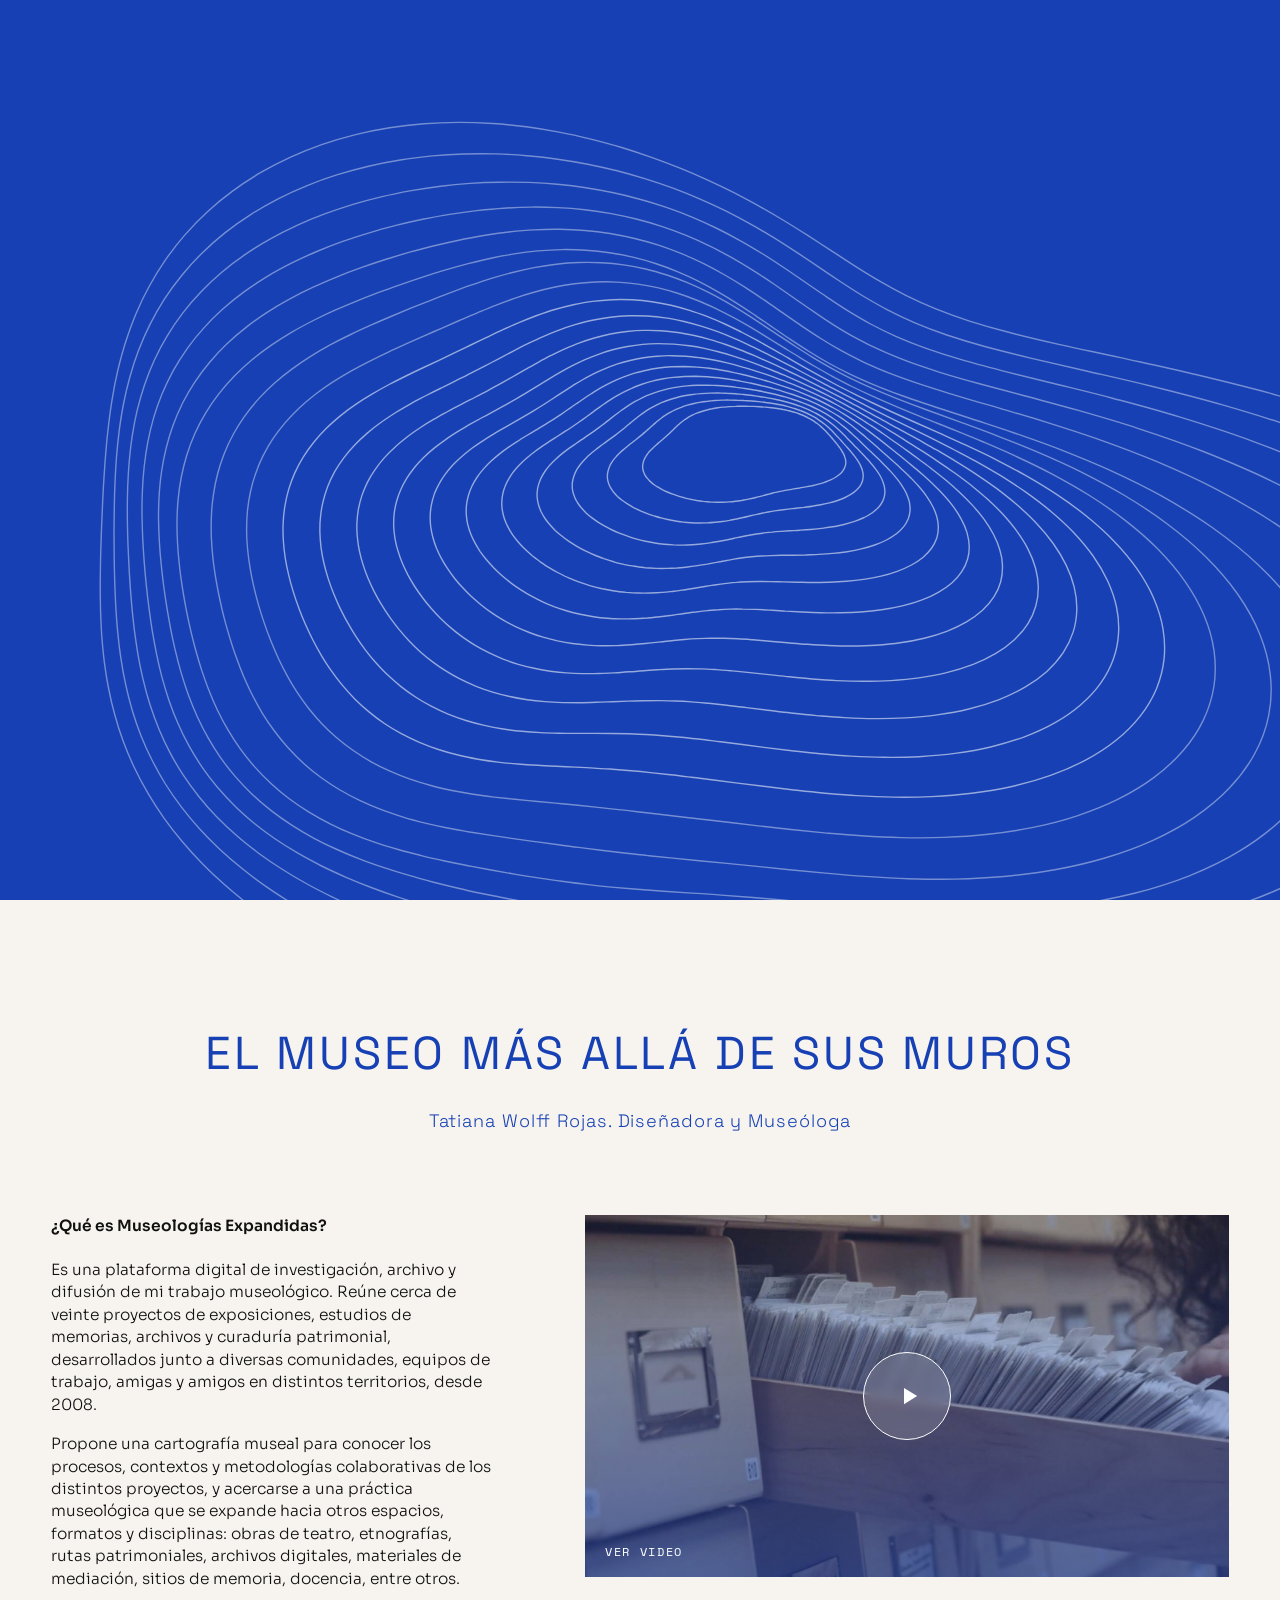
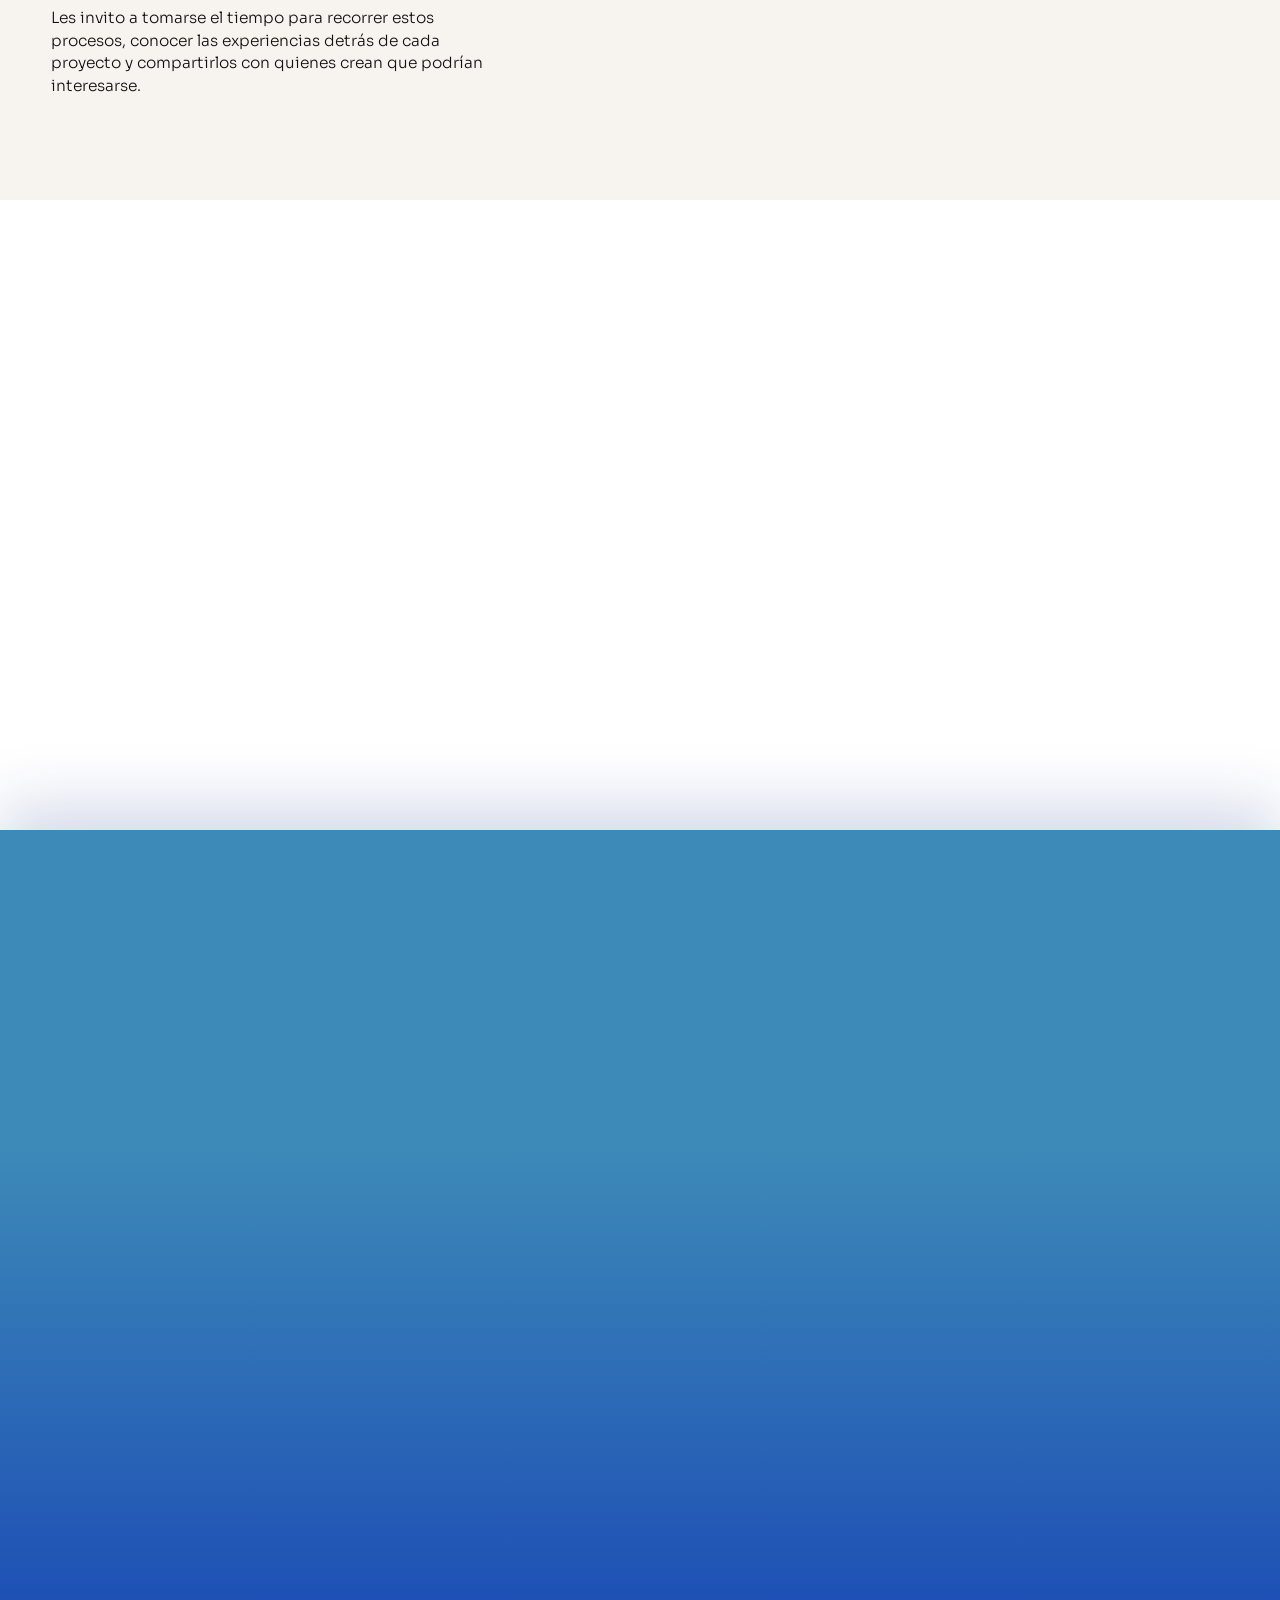
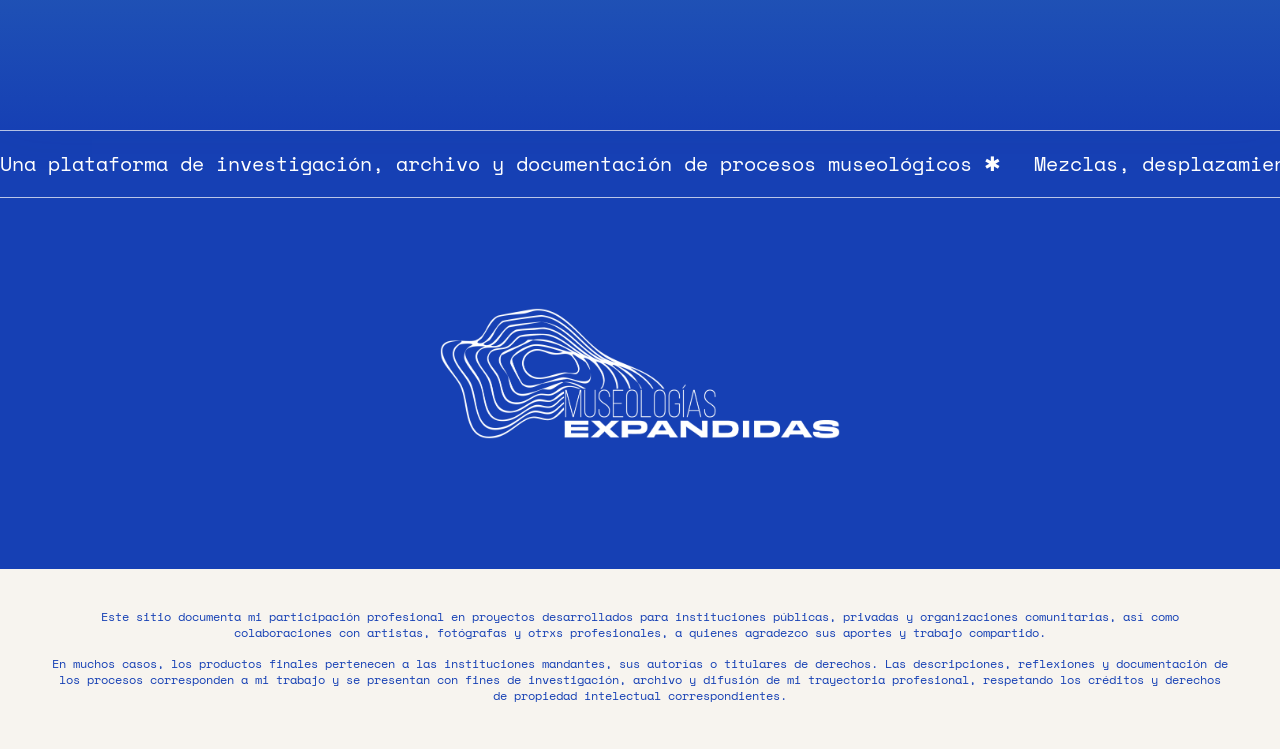
<file: index.html>
<!doctype html>
<html lang="es">
<head>
  <meta charset="utf-8">
  <meta name="viewport" content="width=device-width, initial-scale=1">
  <title>Museologías Expandidas</title>
  <meta name="description" content="Plataforma digital de investigación, archivo y difusión del trabajo museológico de Tatiana Wolff Rojas.">
  <link rel="preconnect" href="https://fonts.googleapis.com">
  <link rel="preconnect" href="https://fonts.gstatic.com" crossorigin>
  <link href="https://fonts.googleapis.com/css2?family=Archivo:wdth,wght@62..125,100..900&family=Sora:wght@300;400;600;700&family=Space+Grotesk:wght@400;500&family=Space+Mono&display=swap" rel="stylesheet">
  <link rel="stylesheet" href="css/styles.css?v=20261124c">
  <script>
    // Si la intro de la portada se va a reproducir, el header parte oculto (sin parpadeo).
    // js/hero.js lo muestra cuando entra el degradado azul.
    try {
      var verIntro = sessionStorage.getItem("me-hero-visto") !== "1" || /[?&]intro\b/.test(location.search);
      if (verIntro && !matchMedia("(prefers-reduced-motion: reduce)").matches) document.documentElement.classList.add("hero-intro");
    } catch (e) {}
  </script>
</head>
<body>

  <header class="site-header">
    <a class="logo" href="index.html">
      <img src="assets/logos/logo-letras-blanco.png" alt="Museologías Expandidas — inicio" width="1399" height="255">
    </a>
    <nav class="site-nav" aria-label="Principal">
      <a href="proyectos.html">Explorar proyectos</a>
      <a href="#contacto">Contacto</a>
    </nav>
  </header>

  <main>
    <section class="hero hero--home" aria-label="Portada" data-hero-escena data-final="completa" data-img="assets/img/hero-home.jpg">
      <a class="scroll-cue" href="#intro">
        <span class="scroll-cue__linea" aria-hidden="true"></span>
        <span class="scroll-cue__texto">Desliza para recorrer</span>
      </a>
    </section>

    <section class="intro" id="intro">
      <div class="intro__head">
        <h1 class="intro__title">EL MUSEO MÁS ALLÁ DE SUS MUROS</h1>
        <p class="intro__sub">Tatiana Wolff Rojas. Diseñadora y Museóloga</p>
      </div>
      <div class="intro__grid">
        <div class="intro__text">
          <h2>¿Qué es Museologías Expandidas?</h2>
          <p>Es una plataforma digital de investigación, archivo y difusión de mi trabajo museológico. Reúne cerca de veinte proyectos de exposiciones, estudios de memorias, archivos y curaduría patrimonial, desarrollados junto a diversas comunidades, equipos de trabajo, amigas y amigos en distintos territorios, desde 2008.</p>
          <p>Propone una cartografía museal para conocer los procesos, contextos y metodologías colaborativas de los distintos proyectos, y acercarse a una práctica museológica que se expande hacia otros espacios, formatos y disciplinas: obras de teatro, etnografías, rutas patrimoniales, archivos digitales, materiales de mediación, sitios de memoria, docencia, entre otros.</p>
          <p>Les invito a tomarse el tiempo para recorrer estos procesos, conocer las experiencias detrás de cada proyecto y compartirlos con quienes crean que podrían interesarse.</p>
        </div>
        <!-- Video de YouTube: pegar el ID del video en data-youtube (ej. "dQw4w9WgXcQ").
             La imagen de vista previa es el <img class="video__poster">. -->
        <div class="video" data-youtube="">
          <img class="video__poster" src="assets/img/hero-archivo.jpg" alt="" loading="lazy">
          <button class="video__play" type="button" aria-label="Reproducir video">
            <svg viewBox="0 0 24 24" aria-hidden="true"><path d="M8 5.5v13l10.5-6.5z"/></svg>
          </button>
          <span class="video__label">Ver video</span>
        </div>
      </div>
    </section>

    <!-- Transición tipo cortina: esta sección sube y tapa a la sección crema, que queda fija;
         al cubrir la pantalla aparecen el título y la ruleta (js/intro.js) -->
    <section class="explorar-home" aria-labelledby="explorar-titulo">
      <div class="explorar-home__escena">
        <h2 class="section-label" id="explorar-titulo"><a href="proyectos.html">Explorar proyectos</a></h2>

        <!-- Selector entre las dos propuestas de exploración al azar -->
        <div class="selector-modo" role="group" aria-label="Forma de explorar">
          <button type="button" class="selector-modo__opcion" data-modo="ruleta" aria-pressed="true">Ruleta</button>
          <button type="button" class="selector-modo__opcion" data-modo="fichero" aria-pressed="false">Fichero</button>
        </div>

        <!-- Opción 1: ruleta -->
        <div class="ruleta-zona modo" data-modo-panel="ruleta">
          <div class="ruleta" data-ruleta>
            <button class="ruleta__btn" type="button">Gira la ruleta</button>
          </div>
          <!-- botón del caso donde se detiene la ruleta (lo llena js/main.js) -->
          <div class="ruleta__ficha" aria-live="polite"></div>
        </div>

        <!-- Opción 2: fichero de archivo (lo construye js/main.js) -->
        <div class="fichero-zona modo" data-modo-panel="fichero" hidden>
          <div class="fichero" data-fichero>
            <div class="fichero__cartas"></div>
            <div class="fichero__frente" aria-hidden="true">
              <span class="fichero__etiqueta">Proyectos</span>
              <span class="fichero__manilla"></span>
            </div>
          </div>
          <p class="fichero__aviso" aria-live="polite"></p>
          <button class="fichero__btn" type="button">Sacar una ficha</button>
        </div>
      </div>
    </section>
  </main>

  <footer class="site-footer" id="contacto">
    <div class="marquee" aria-hidden="true">
      <div class="marquee__track">
        <span>Una plataforma de investigación, archivo y documentación de procesos museológicos ✱</span>
        <span>Mezclas, desplazamientos y otras formas de hacer museología ✱</span>
      </div>
    </div>
    <div class="site-footer__logo">
      <a class="logo-footer" href="index.html">
        <img src="assets/logos/logo-completo-blanco.png" alt="Museologías Expandidas — inicio" width="2025" height="664" loading="lazy">
      </a>
    </div>
    <div class="disclaimer">
      <p>Este sitio documenta mi participación profesional en proyectos desarrollados para instituciones públicas, privadas y organizaciones comunitarias, así como colaboraciones con artistas, fotógrafas y otrxs profesionales, a quienes agradezco sus aportes y trabajo compartido.</p>
      <p>En muchos casos, los productos finales pertenecen a las instituciones mandantes, sus autorías o titulares de derechos. Las descripciones, reflexiones y documentación de los procesos corresponden a mi trabajo y se presentan con fines de investigación, archivo y difusión de mi trayectoria profesional, respetando los créditos y derechos de propiedad intelectual correspondientes.</p>
    </div>
  </footer>

  <script src="js/data.js?v=20261124c"></script>
  <script src="js/main.js?v=20261124c"></script>
  <script src="js/topo.js?v=20261124c"></script>
  <script src="js/hero.js?v=20261124c"></script>
  <script src="js/intro.js?v=20261124c"></script>
</body>
</html>
</file>
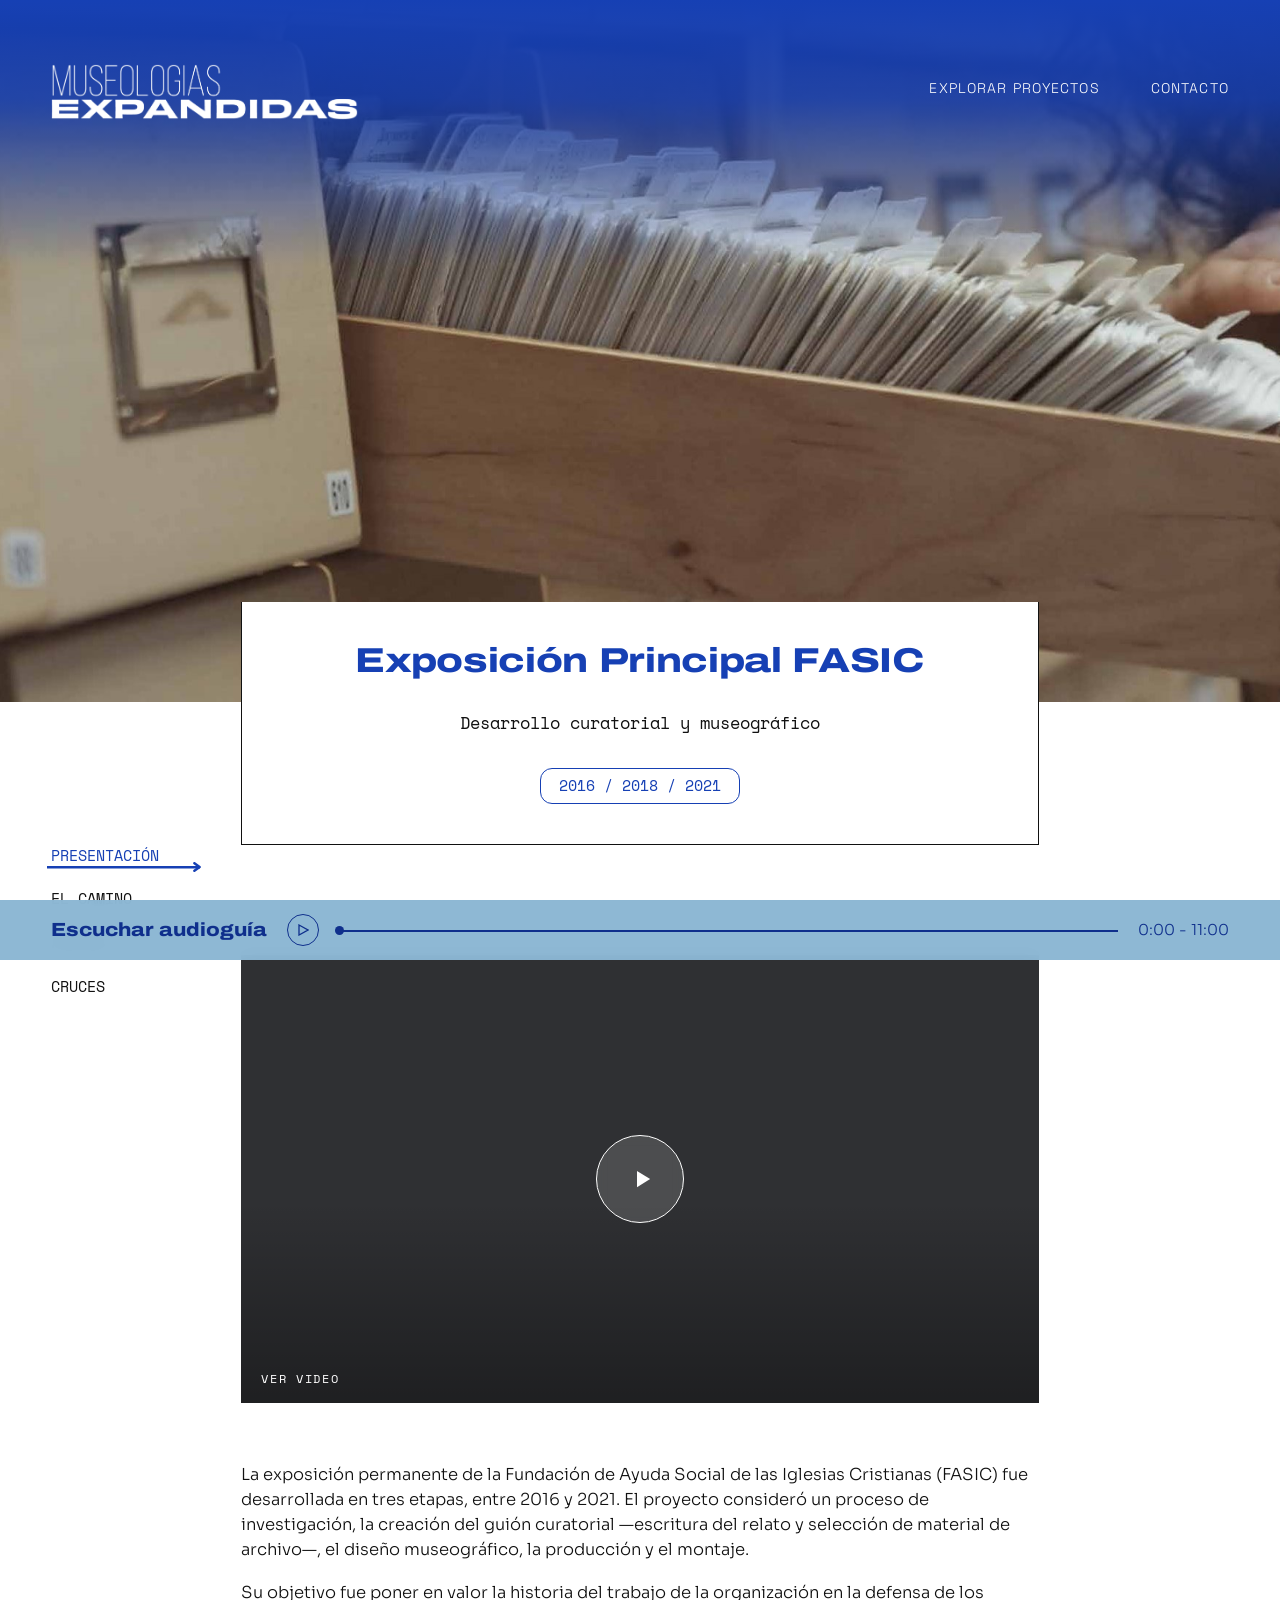
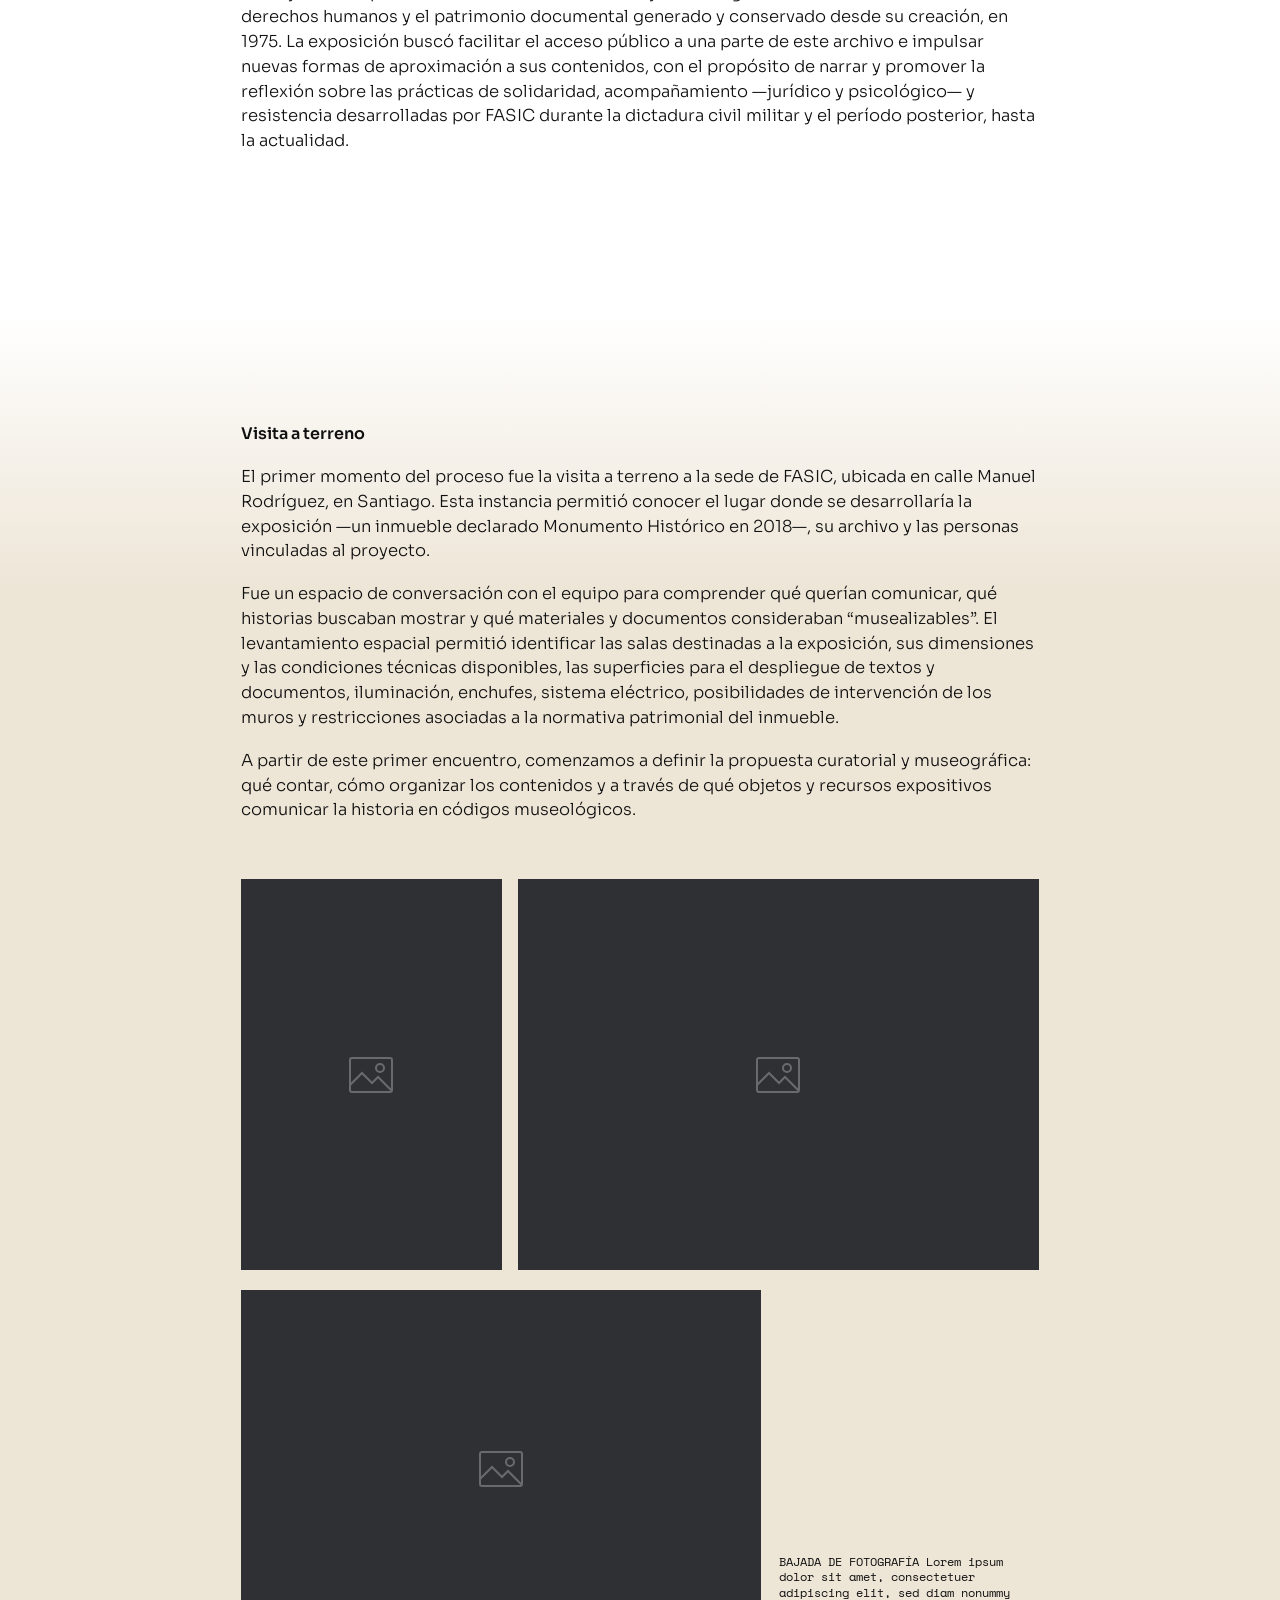
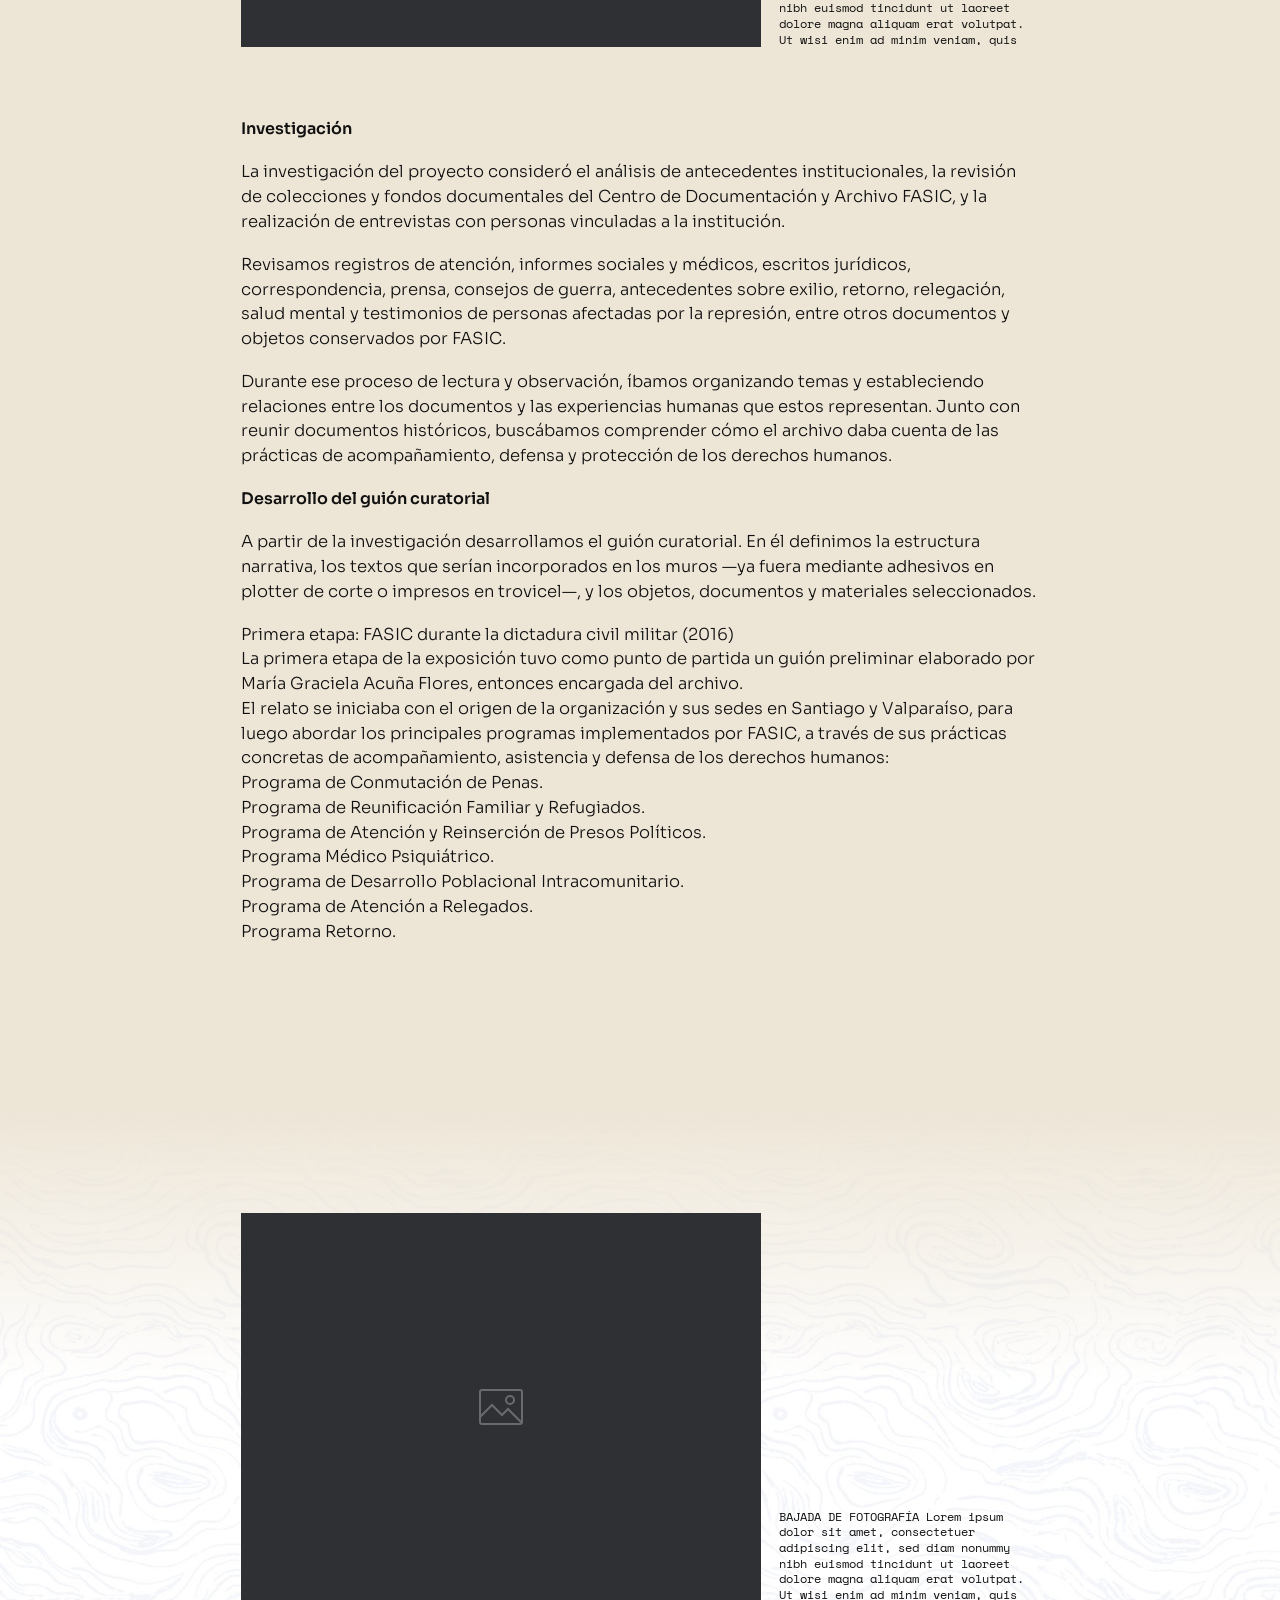
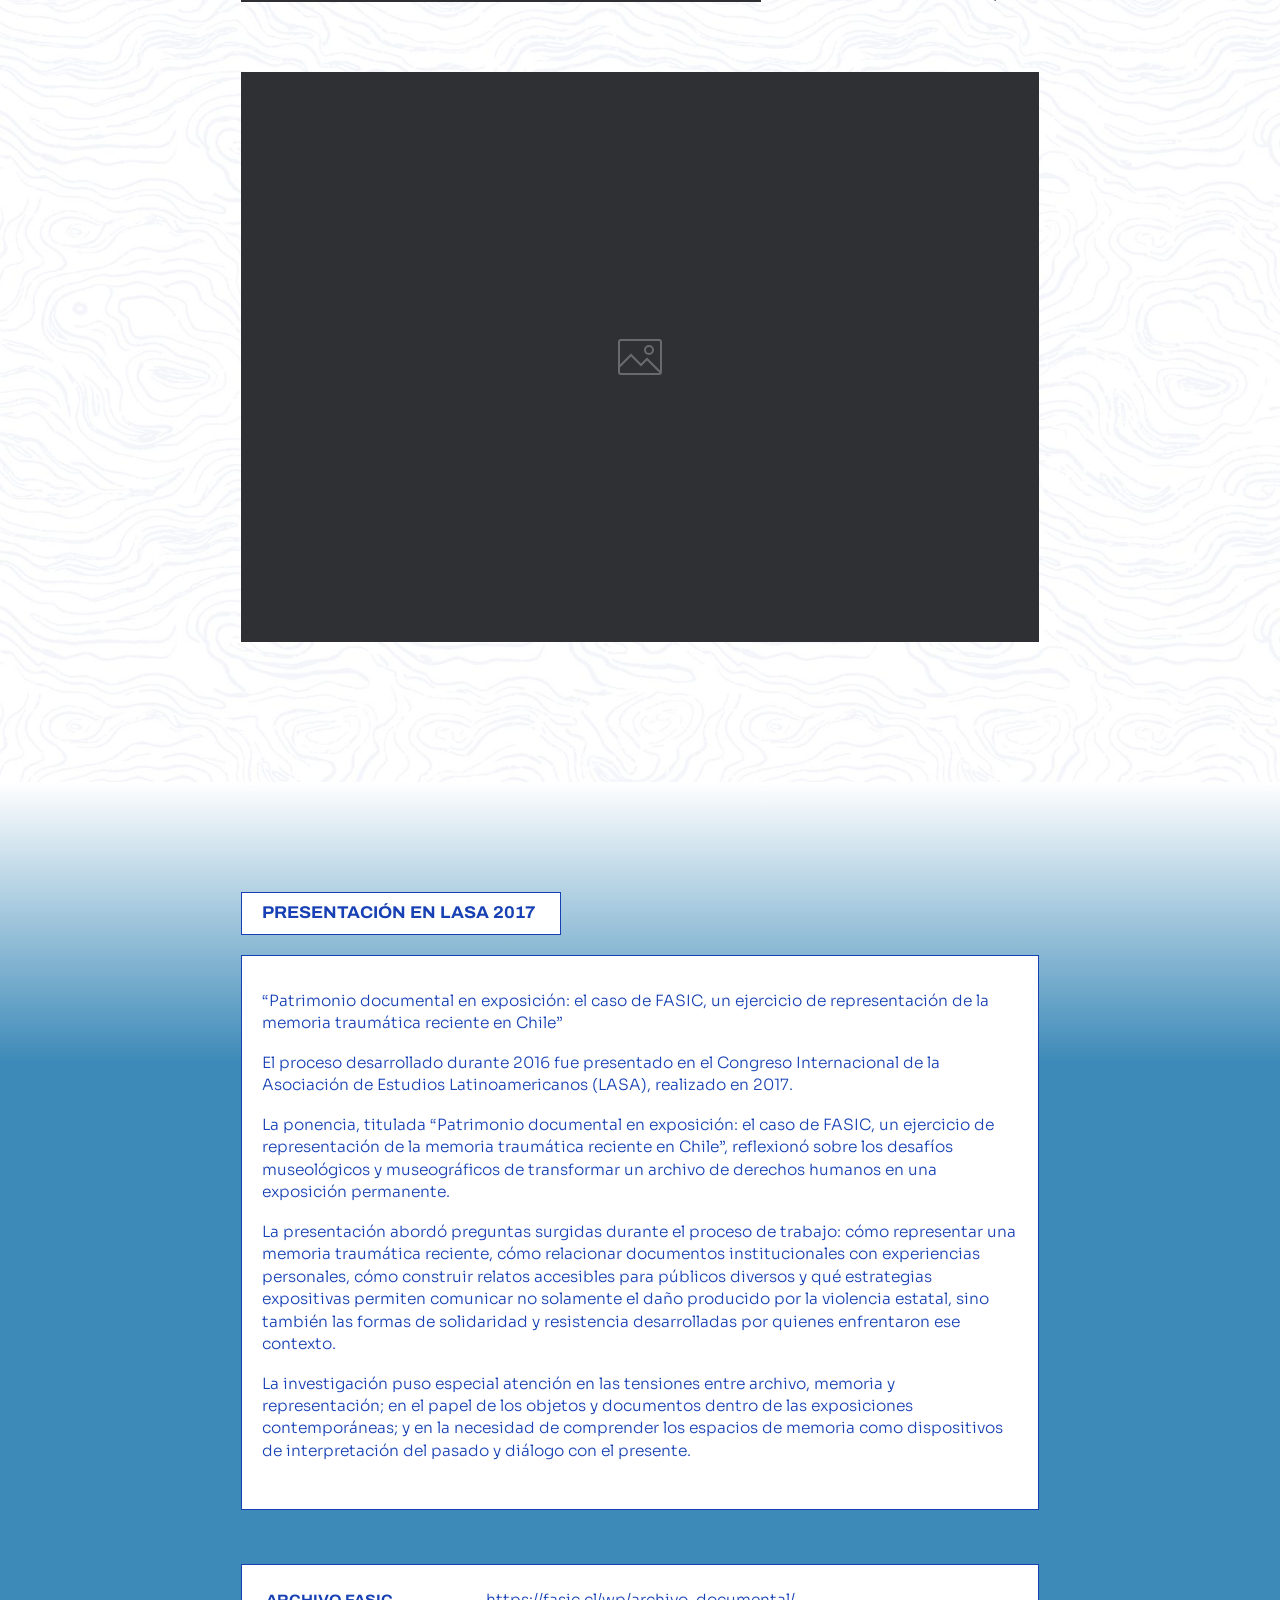
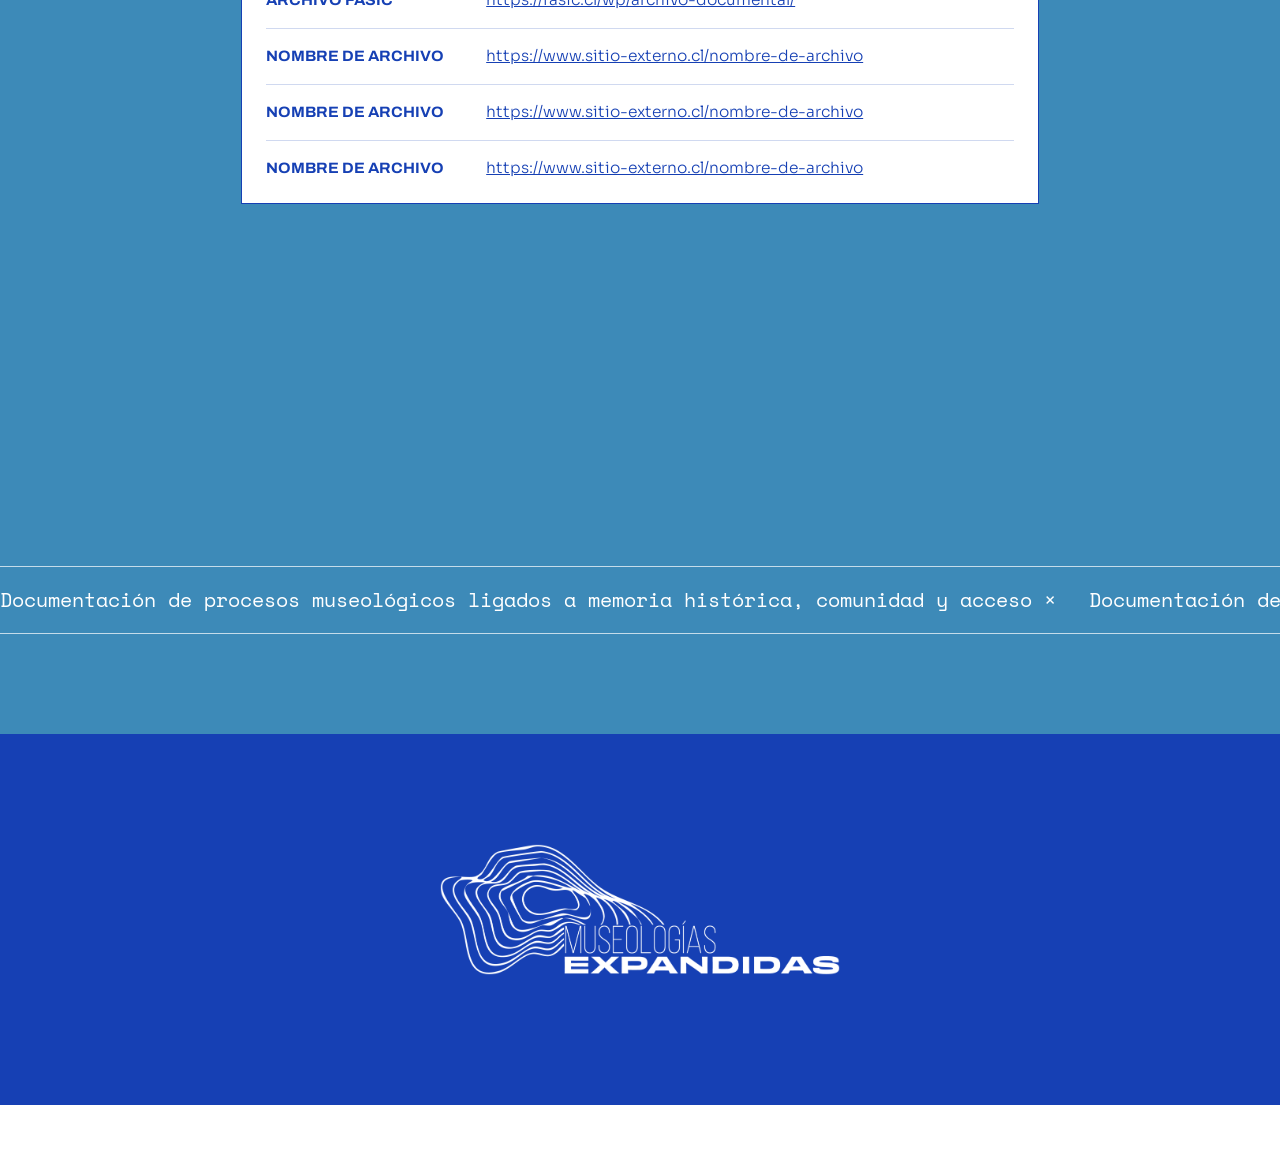
<file: proyecto.html>
<!doctype html>
<html lang="es">
<head>
  <meta charset="utf-8">
  <meta name="viewport" content="width=device-width, initial-scale=1">
  <title>Exposición Principal FASIC — Museologías Expandidas</title>
  <link rel="preconnect" href="https://fonts.googleapis.com">
  <link rel="preconnect" href="https://fonts.gstatic.com" crossorigin>
  <link href="https://fonts.googleapis.com/css2?family=Archivo:wdth,wght@62..125,100..900&family=Sora:wght@300;400;600;700&family=Space+Grotesk:wght@400;500&family=Space+Mono&display=swap" rel="stylesheet">
  <link rel="stylesheet" href="css/styles.css?v=20261124c">
</head>
<body>

  <header class="site-header">
    <a class="logo" href="index.html">
      <img src="assets/logos/logo-letras-blanco.png" alt="Museologías Expandidas — inicio" width="1399" height="255">
    </a>
    <nav class="site-nav" aria-label="Principal">
      <a href="proyectos.html">Explorar proyectos</a>
      <a href="#contacto">Contacto</a>
    </nav>
  </header>

  <main>
    <section class="hero hero--detalle" aria-label="Imagen del proyecto"></section>

    <div class="ficha">
      <!-- mismo nombre que la primera ficha del listado (js/data.js) -->
      <h1>Exposición Principal FASIC</h1>
      <p class="ficha__tipo">Desarrollo curatorial y museográfico</p>
      <span class="pill">2016 / 2018 / 2021</span>
    </div>

    <div class="detalle" data-tema="presentacion">
      <div class="detalle__layout">
        <ul class="indice" aria-label="Secciones del proyecto">
          <li><a href="#presentacion">Presentación</a></li>
          <li><a href="#camino">El camino</a></li>
          <li><a href="#frutos">Frutos</a></li>
          <li><a href="#cruces">Cruces</a></li>
        </ul>

        <div class="secciones">
          <!-- PRESENTACIÓN -->
          <section class="bloque bloque--blanco" id="presentacion">
            <!-- Video de presentación (YouTube): pegar el ID del video en data-youtube -->
            <div class="video video--oscuro" data-youtube="">
              <button class="video__play" type="button" aria-label="Reproducir video de presentación">
                <svg viewBox="0 0 24 24" aria-hidden="true"><path d="M8 5.5v13l10.5-6.5z"/></svg>
              </button>
              <span class="video__label">Ver video</span>
            </div>
            <div class="texto">
              <p>La exposición permanente de la Fundación de Ayuda Social de las Iglesias Cristianas (FASIC) fue desarrollada en tres etapas, entre 2016 y 2021. El proyecto consideró un proceso de investigación, la creación del guión curatorial —escritura del relato y selección de material de archivo—, el diseño museográfico, la producción y el montaje.</p>
              <p>Su objetivo fue poner en valor la historia del trabajo de la organización en la defensa de los derechos humanos y el patrimonio documental generado y conservado desde su creación, en 1975. La exposición buscó facilitar el acceso público a una parte de este archivo e impulsar nuevas formas de aproximación a sus contenidos, con el propósito de narrar y promover la reflexión sobre las prácticas de solidaridad, acompañamiento —jurídico y psicológico— y resistencia desarrolladas por FASIC durante la dictadura civil militar y el período posterior, hasta la actualidad.</p>
            </div>
          </section>

          <!-- EL CAMINO -->
          <section class="bloque bloque--beige" id="camino">
            <div class="texto">
              <h3>Visita a terreno</h3>
              <p>El primer momento del proceso fue la visita a terreno a la sede de FASIC, ubicada en calle Manuel Rodríguez, en Santiago. Esta instancia permitió conocer el lugar donde se desarrollaría la exposición —un inmueble declarado Monumento Histórico en 2018—, su archivo y las personas vinculadas al proyecto.</p>
              <p>Fue un espacio de conversación con el equipo para comprender qué querían comunicar, qué historias buscaban mostrar y qué materiales y documentos consideraban “musealizables”. El levantamiento espacial permitió identificar las salas destinadas a la exposición, sus dimensiones y las condiciones técnicas disponibles, las superficies para el despliegue de textos y documentos, iluminación, enchufes, sistema eléctrico, posibilidades de intervención de los muros y restricciones asociadas a la normativa patrimonial del inmueble.</p>
              <p>A partir de este primer encuentro, comenzamos a definir la propuesta curatorial y museográfica: qué contar, cómo organizar los contenidos y a través de qué objetos y recursos expositivos comunicar la historia en códigos museológicos.</p>
            </div>

            <div class="fotos-2">
              <button class="foto" type="button" style="--ratio: 2 / 3" aria-label="Ampliar foto: Fachada de la sede de FASIC en calle Manuel Rodríguez, Santiago" data-desc="Fachada de la sede de FASIC en calle Manuel Rodríguez, Santiago"></button>
              <button class="foto" type="button" style="--ratio: 4 / 3" aria-label="Ampliar foto: Sala de la sede antes del montaje" data-desc="Sala de la sede antes del montaje"></button>
            </div>
            <div class="foto-bajada">
              <button class="foto" type="button" style="--ratio: 16 / 11" aria-label="Ampliar foto: Fotografía del proceso" data-desc="Fotografía del proceso"></button>
              <p class="bajada">BAJADA DE FOTOGRAFÍA Lorem ipsum dolor sit amet, consectetuer adipiscing elit, sed diam nonummy nibh euismod tincidunt ut laoreet dolore magna aliquam erat volutpat. Ut wisi enim ad minim veniam, quis</p>
            </div>

            <div class="texto">
              <h3>Investigación</h3>
              <p>La investigación del proyecto consideró el análisis de antecedentes institucionales, la revisión de colecciones y fondos documentales del Centro de Documentación y Archivo FASIC, y la realización de entrevistas con personas vinculadas a la institución.</p>
              <p>Revisamos registros de atención, informes sociales y médicos, escritos jurídicos, correspondencia, prensa, consejos de guerra, antecedentes sobre exilio, retorno, relegación, salud mental y testimonios de personas afectadas por la represión, entre otros documentos y objetos conservados por FASIC.</p>
              <p>Durante ese proceso de lectura y observación, íbamos organizando temas y estableciendo relaciones entre los documentos y las experiencias humanas que estos representan. Junto con reunir documentos históricos, buscábamos comprender cómo el archivo daba cuenta de las prácticas de acompañamiento, defensa y protección de los derechos humanos.</p>

              <h3>Desarrollo del guión curatorial</h3>
              <p>A partir de la investigación desarrollamos el guión curatorial. En él definimos la estructura narrativa, los textos que serían incorporados en los muros —ya fuera mediante adhesivos en plotter de corte o impresos en trovicel—, y los objetos, documentos y materiales seleccionados.</p>
              <p>Primera etapa: FASIC durante la dictadura civil militar (2016)<br>
              La primera etapa de la exposición tuvo como punto de partida un guión preliminar elaborado por María Graciela Acuña Flores, entonces encargada del archivo.<br>
              El relato se iniciaba con el origen de la organización y sus sedes en Santiago y Valparaíso, para luego abordar los principales programas implementados por FASIC, a través de sus prácticas concretas de acompañamiento, asistencia y defensa de los derechos humanos:<br>
              Programa de Conmutación de Penas.<br>
              Programa de Reunificación Familiar y Refugiados.<br>
              Programa de Atención y Reinserción de Presos Políticos.<br>
              Programa Médico Psiquiátrico.<br>
              Programa de Desarrollo Poblacional Intracomunitario.<br>
              Programa de Atención a Relegados.<br>
              Programa Retorno.</p>
            </div>
          </section>

          <!-- FRUTOS -->
          <section class="bloque bloque--textura" id="frutos">
            <div class="foto-bajada">
              <button class="foto" type="button" style="--ratio: 4 / 3" aria-label="Ampliar foto: Sala de la exposición con textos y documentos en los muros y una vitrina" data-desc="Sala de la exposición con textos y documentos en los muros y una vitrina"></button>
              <p class="bajada">BAJADA DE FOTOGRAFÍA Lorem ipsum dolor sit amet, consectetuer adipiscing elit, sed diam nonummy nibh euismod tincidunt ut laoreet dolore magna aliquam erat volutpat. Ut wisi enim ad minim veniam, quis</p>
            </div>
            <button class="foto foto-full" type="button" style="--ratio: 7 / 5" aria-label="Ampliar foto: Sala de la exposición con estación audiovisual y audífonos" data-desc="Sala de la exposición con estación audiovisual y audífonos"></button>
          </section>

          <!-- CRUCES -->
          <section class="bloque bloque--celeste" id="cruces">
            <span class="caja-titulo">Presentación en LASA 2017</span>
            <div class="caja">
              <p>“Patrimonio documental en exposición: el caso de FASIC, un ejercicio de representación de la memoria traumática reciente en Chile”</p>
              <p>El proceso desarrollado durante 2016 fue presentado en el Congreso Internacional de la Asociación de Estudios Latinoamericanos (LASA), realizado en 2017.</p>
              <p>La ponencia, titulada “Patrimonio documental en exposición: el caso de FASIC, un ejercicio de representación de la memoria traumática reciente en Chile”, reflexionó sobre los desafíos museológicos y museográficos de transformar un archivo de derechos humanos en una exposición permanente.</p>
              <p>La presentación abordó preguntas surgidas durante el proceso de trabajo: cómo representar una memoria traumática reciente, cómo relacionar documentos institucionales con experiencias personales, cómo construir relatos accesibles para públicos diversos y qué estrategias expositivas permiten comunicar no solamente el daño producido por la violencia estatal, sino también las formas de solidaridad y resistencia desarrolladas por quienes enfrentaron ese contexto.</p>
              <p>La investigación puso especial atención en las tensiones entre archivo, memoria y representación; en el papel de los objetos y documentos dentro de las exposiciones contemporáneas; y en la necesidad de comprender los espacios de memoria como dispositivos de interpretación del pasado y diálogo con el presente.</p>
            </div>

            <!-- Links externos: nombre a la izquierda, enlace a la derecha.
                 Las filas "Nombre de archivo" son ejemplos de dónde irían otros links. -->
            <ul class="caja links-externos">
              <li>
                <span class="links-externos__nombre">Archivo FASIC</span>
                <a href="https://fasic.cl/wp/archivo-documental/" target="_blank" rel="noopener">https://fasic.cl/wp/archivo-documental/</a>
              </li>
              <li>
                <span class="links-externos__nombre">Nombre de archivo</span>
                <a href="#" target="_blank" rel="noopener">https://www.sitio-externo.cl/nombre-de-archivo</a>
              </li>
              <li>
                <span class="links-externos__nombre">Nombre de archivo</span>
                <a href="#" target="_blank" rel="noopener">https://www.sitio-externo.cl/nombre-de-archivo</a>
              </li>
              <li>
                <span class="links-externos__nombre">Nombre de archivo</span>
                <a href="#" target="_blank" rel="noopener">https://www.sitio-externo.cl/nombre-de-archivo</a>
              </li>
            </ul>
          </section>
        </div>
      </div>
    </div>

    <div class="detalle-final">
      <div class="audio" data-audio data-duracion="660">
        <span class="audio__label">Escuchar audioguía</span>
        <button class="audio__play" type="button" aria-label="Reproducir audioguía"></button>
        <div class="audio__bar" role="slider" aria-label="Progreso de la audioguía" tabindex="0"><span class="audio__dot"></span></div>
        <span class="audio__time">0:00 - 11:00</span>
      </div>
      <div class="marquee" style="margin-top:100px" aria-hidden="true">
        <div class="marquee__track">
          <span>Documentación de procesos museológicos ligados a memoria histórica, comunidad y acceso ×</span>
          <span>Documentación de procesos museológicos ligados a memoria histórica, comunidad y acceso ×</span>
        </div>
      </div>
    </div>
  </main>

  <footer class="site-footer" id="contacto">
    <div class="site-footer__logo">
      <a class="logo-footer" href="index.html">
        <img src="assets/logos/logo-completo-blanco.png" alt="Museologías Expandidas — inicio" width="2025" height="664" loading="lazy">
      </a>
    </div>
  </footer>

  <script src="js/main.js?v=20261124c"></script>
</body>
</html>
</file>
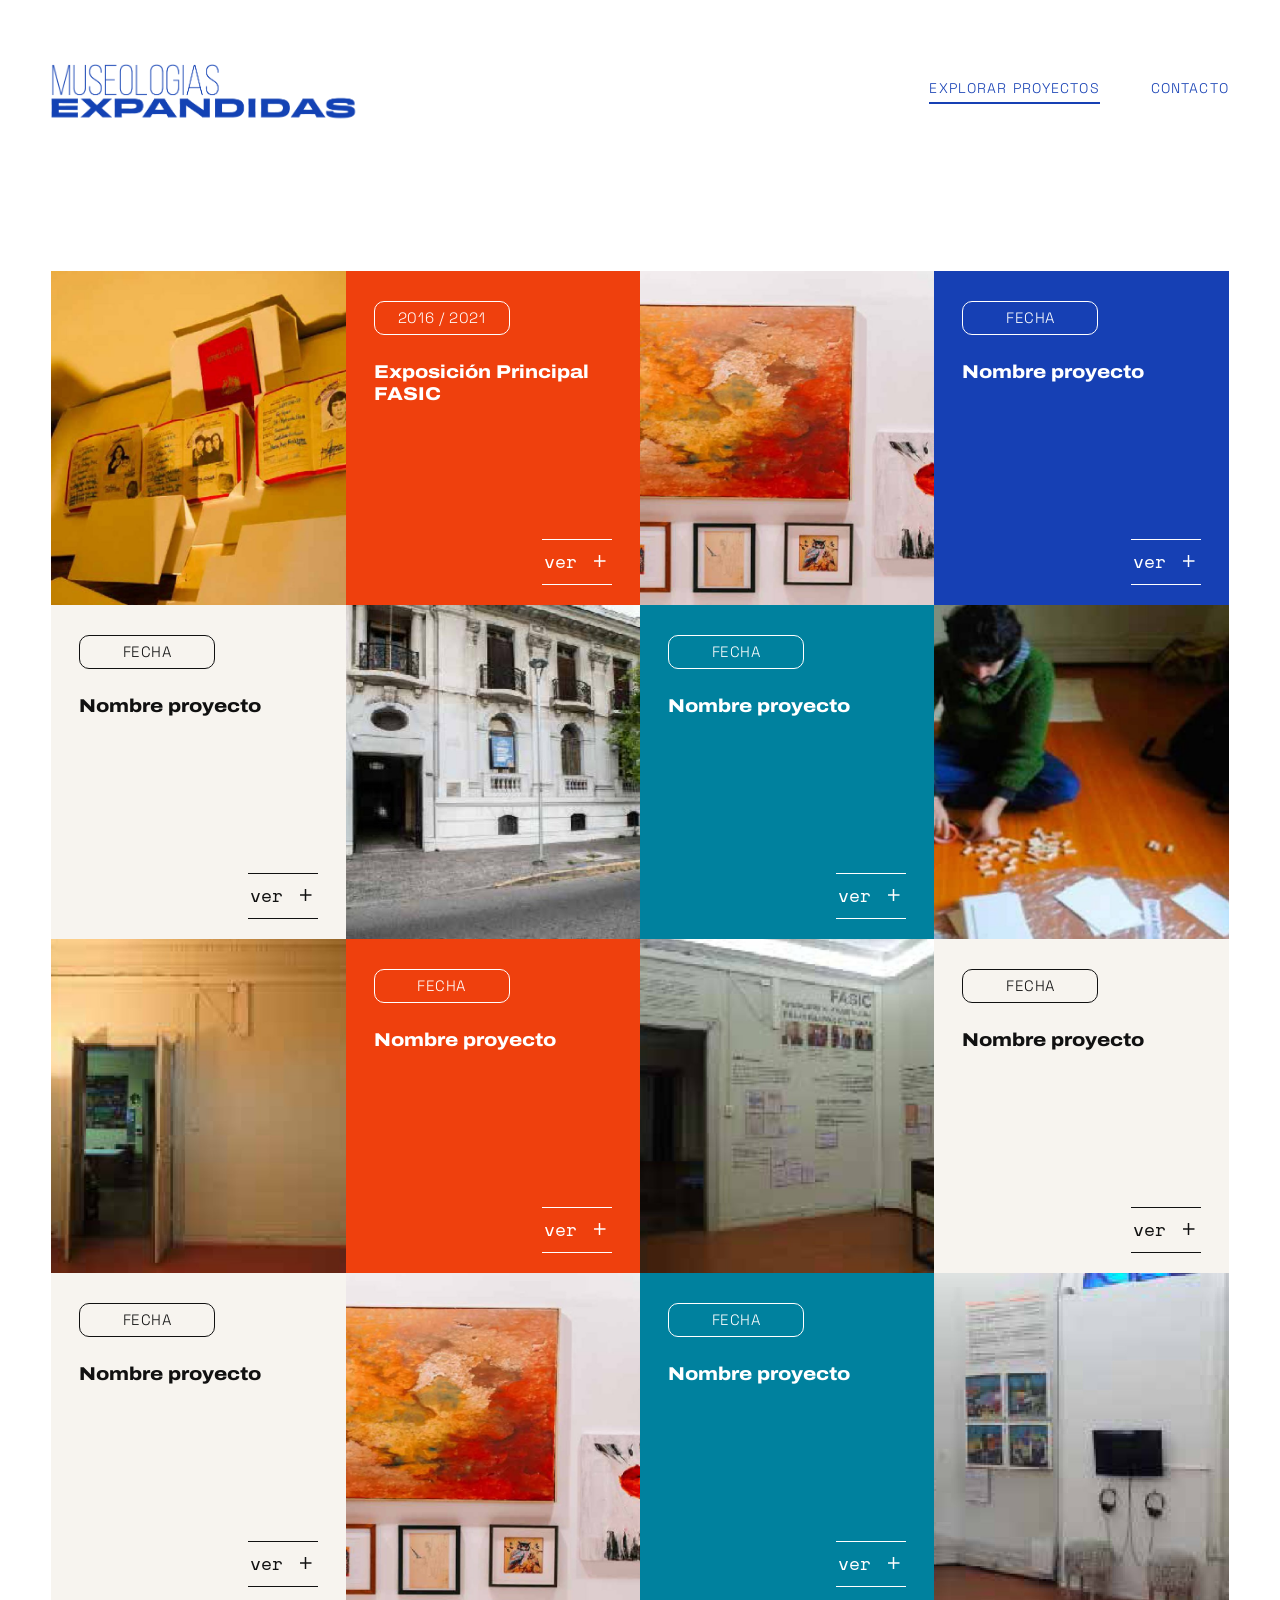
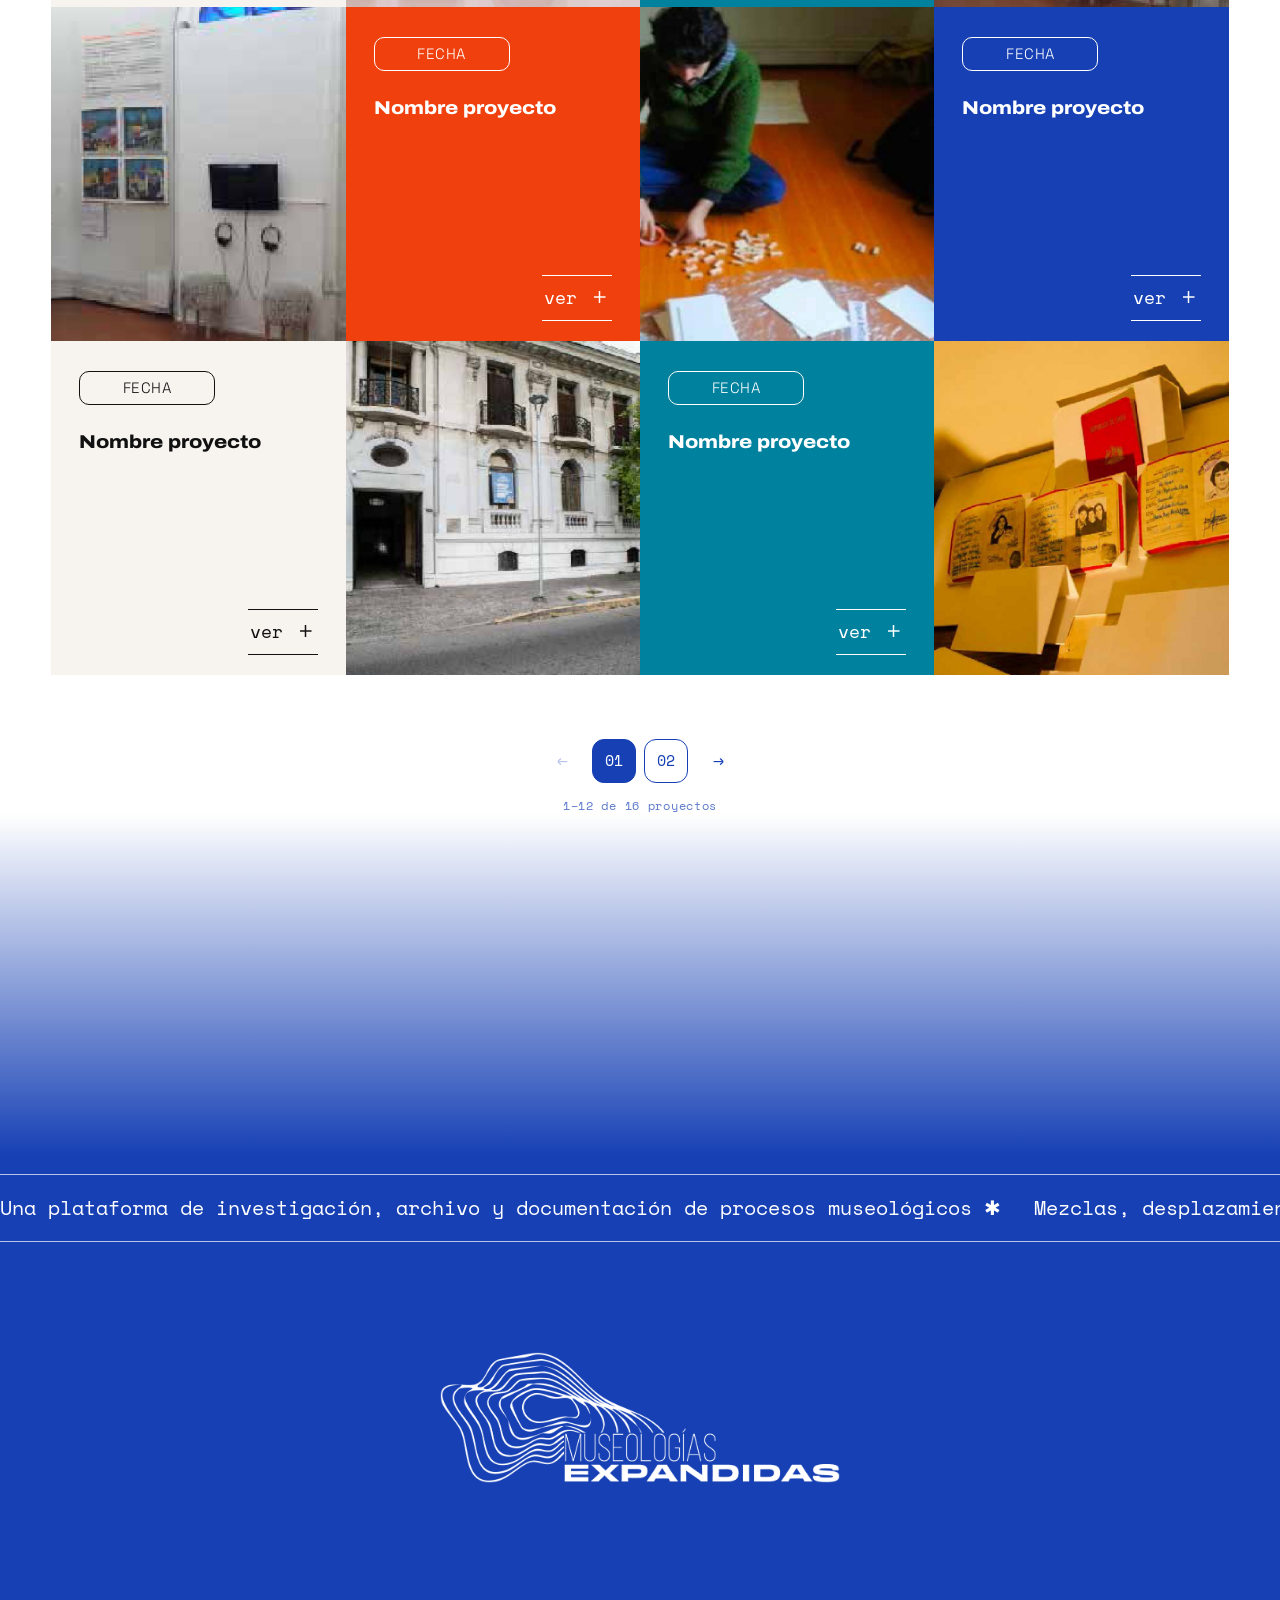
<file: proyectos.html>
<!doctype html>
<html lang="es">
<head>
  <meta charset="utf-8">
  <meta name="viewport" content="width=device-width, initial-scale=1">
  <title>Explorar proyectos — Museologías Expandidas</title>
  <link rel="preconnect" href="https://fonts.googleapis.com">
  <link rel="preconnect" href="https://fonts.gstatic.com" crossorigin>
  <link href="https://fonts.googleapis.com/css2?family=Archivo:wdth,wght@62..125,100..900&family=Sora:wght@300;400;600;700&family=Space+Grotesk:wght@400;500&family=Space+Mono&display=swap" rel="stylesheet">
  <link rel="stylesheet" href="css/styles.css?v=20261124c">
</head>
<body>

  <header class="site-header site-header--solid">
    <a class="logo" href="index.html">
      <img src="assets/logos/logo-letras-azul.png" alt="Museologías Expandidas — inicio" width="1399" height="255">
    </a>
    <nav class="site-nav" aria-label="Principal">
      <a href="proyectos.html" aria-current="page">Explorar proyectos</a>
      <a href="#contacto">Contacto</a>
    </nav>
  </header>

  <main>
    <h1 class="sr-only" style="position:absolute;width:1px;height:1px;overflow:hidden;clip:rect(0 0 0 0)">Explorar proyectos</h1>
    <section class="grid-proyectos" data-grid-proyectos aria-label="Proyectos"></section>
    <div class="fade-azul"></div>
  </main>

  <footer class="site-footer" id="contacto">
    <div class="marquee" aria-hidden="true">
      <div class="marquee__track">
        <span>Una plataforma de investigación, archivo y documentación de procesos museológicos ✱</span>
        <span>Mezclas, desplazamientos y otras formas de hacer museología ✱</span>
      </div>
    </div>
    <div class="site-footer__logo">
      <a class="logo-footer" href="index.html">
        <img src="assets/logos/logo-completo-blanco.png" alt="Museologías Expandidas — inicio" width="2025" height="664" loading="lazy">
      </a>
    </div>
  </footer>

  <script src="js/data.js?v=20261124c"></script>
  <script src="js/main.js?v=20261124c"></script>
</body>
</html>
</file>
<file: css/styles.css>
/* =========================================================
   Museologías Expandidas — prototipo v1
   ========================================================= */

:root {
  --azul: #1640b4;
  --azul-oscuro: #0f2f8c;
  --azul-medio: #3d8ab8;
  --azul-claro: #8ab6d3;
  --naranjo: #ef400d;
  --petroleo: #00819e;
  --crema: #f7f4ef;
  --beige: #ede5d6;
  --blanco: #ffffff;
  --tinta: #111111;

  --f-display: "Archivo", system-ui, sans-serif;
  --f-body: "Sora", system-ui, sans-serif;
  --f-nav: "Space Grotesk", system-ui, sans-serif;
  --f-mono: "Space Mono", ui-monospace, monospace;

  --gutter: clamp(16px, 4vw, 64px);
  --content: 1280px; /* ancho estándar del contenido */
  /* relleno lateral que centra el contenido en --content (el % se resuelve contra el ancho del contenedor) */
  --pad: max(var(--gutter), calc((100% - var(--content)) / 2));
  --header-h: 140px;
  /* detalle de proyecto: la columna de contenido manda y va centrada en la página;
     el índice vive en el margen izquierdo, fuera de ella */
  --col: 820px;         /* ancho máximo de la columna de contenido */
  --indice-min: 190px;  /* espacio mínimo reservado a cada lado para el índice */
  --header-fijo-h: 64px;
}

*,
*::before,
*::after { box-sizing: border-box; }

html { scroll-behavior: smooth; }

body {
  margin: 0;
  font-family: var(--f-body);
  font-weight: 300;
  color: var(--tinta);
  background: var(--blanco);
  line-height: 1.45;
  -webkit-font-smoothing: antialiased;
}

img { display: block; max-width: 100%; }
a { color: inherit; }
p { margin: 0 0 1.1em; }

/* ---------- Logo ---------- */
.logo { display: inline-block; flex: none; }
.logo img { width: clamp(200px, 24vw, 340px); height: auto; }

/* ---------- Header ---------- */
.site-header {
  position: absolute;
  inset: 0 0 auto 0;
  z-index: 20;
  display: flex;
  align-items: flex-start;
  justify-content: space-between;
  gap: 24px;
  padding: 64px var(--pad) 40px;
  color: var(--blanco);
}
.site-header--solid {
  position: relative;
  color: var(--azul);
  background: var(--blanco);
}
.site-nav {
  display: flex;
  align-items: baseline;
  gap: clamp(24px, 4vw, 56px);
  padding-top: 14px;
}
.site-nav a {
  font-family: var(--f-nav);
  text-transform: uppercase;
  text-decoration: none;
  letter-spacing: .08em;
  font-size: 14px;
  padding-bottom: 4px;
  border-bottom: 2px solid transparent;
  transition: border-color .2s;
}
.site-nav a:hover,
.site-nav a[aria-current="page"] { border-bottom-color: currentColor; }

/* ---------- Hero (home + detalle) ---------- */
.hero {
  position: relative;
  min-height: 700px;
  height: 92vh;
  max-height: 900px;
  background: var(--azul) url("../assets/img/hero-archivo.jpg") center 60% / cover no-repeat;
  overflow: hidden;
}
/* Home: escena animada (js/hero.js) sobre azul; la foto vive dentro de las curvas */
.hero--home {
  background: var(--azul);
  /* ocupa exactamente la primera vista (svh evita saltos con la barra del navegador en celular) */
  height: 100vh;
  height: 100svh;
  max-height: none;
  min-height: 560px;
}
.hero--home::before { display: none; }
.hero__svg { position: absolute; inset: 0; width: 100%; height: 100%; display: block; }
.hero__lineas path,
.hero__borde {
  fill: none;
  stroke: var(--blanco);
  stroke-linejoin: round;
  stroke-dasharray: 1;
}
.hero__lineas path { stroke-width: 1.4px; }
.hero__borde { stroke-width: 2px; }
.hero--home.is-animando { cursor: progress; }
/* durante la intro de la portada no se puede hacer scroll (js/hero.js) */
html.scroll-bloqueado, html.scroll-bloqueado body { overflow: hidden; }
/* con la foto completa vuelve el degradado azul superior, para que el header se lea */
.hero--home::after {
  content: "";
  position: absolute;
  inset: 0;
  pointer-events: none;
  background: linear-gradient(to bottom, var(--azul) 0%, rgba(22, 64, 180, .85) 14%, rgba(22, 64, 180, 0) 38%);
  opacity: 0;
  transition: opacity 1.2s ease;
}
.hero--home.is-completa::after { opacity: 1; }
/* durante la intro de la portada el header (logo + menú) espera oculto */
.site-header { transition: opacity 1.2s ease, transform 1.2s cubic-bezier(.16, 1, .3, 1); }
.hero-intro .site-header { opacity: 0; transform: translateY(-10px); pointer-events: none; }
.hero::before {
  /* degradado azul superior */
  content: "";
  position: absolute;
  inset: 0;
  background: linear-gradient(to bottom, var(--azul) 0%, rgba(22, 64, 180, .85) 14%, rgba(22, 64, 180, 0) 38%);
}
.hero--detalle { height: 78vh; min-height: 560px; }

/* ---------- Intro (home) ---------- */
.intro {
  background: var(--crema);
  padding: 120px var(--pad) 80px;
}
.intro__head, .intro__grid { position: relative; z-index: 1; }
.intro .ph { background-color: var(--crema); }

/* ---------- Vista previa de video (YouTube) ---------- */
.video {
  position: relative;
  aspect-ratio: 16 / 9;
  overflow: hidden;
  background: var(--azul);
  cursor: pointer;
}
.video__poster {
  position: absolute;
  inset: 0;
  width: 100%;
  height: 100%;
  object-fit: cover;
  transition: transform 1.2s cubic-bezier(.16, 1, .3, 1), filter .6s ease;
}
.video::after {
  /* velo azul para que el botón destaque */
  content: "";
  position: absolute;
  inset: 0;
  background: linear-gradient(to top, rgba(22, 64, 180, .55), rgba(22, 64, 180, .15));
  transition: opacity .5s ease;
  pointer-events: none;
}
.video__play {
  position: absolute;
  left: 50%;
  top: 50%;
  z-index: 2;
  display: grid;
  place-items: center;
  width: 88px;
  height: 88px;
  margin: -44px 0 0 -44px;
  border: 1.5px solid var(--blanco);
  border-radius: 50%;
  background: rgba(255, 255, 255, .14);
  -webkit-backdrop-filter: blur(6px);
  backdrop-filter: blur(6px);
  color: var(--blanco);
  cursor: pointer;
  transition: transform .5s cubic-bezier(.16, 1, .3, 1), background .3s ease, color .3s ease;
}
.video__play svg { width: 30px; height: 30px; margin-left: 4px; fill: currentColor; }
.video__label {
  position: absolute;
  left: 20px;
  bottom: 16px;
  z-index: 2;
  color: var(--blanco);
  font-family: var(--f-mono);
  font-size: 12px;
  letter-spacing: .14em;
  text-transform: uppercase;
}
.video:hover .video__poster { transform: scale(1.04); }
.video:hover .video__play,
.video__play:focus-visible { transform: scale(1.08); background: var(--blanco); color: var(--azul); }
.video__play:focus-visible { outline: 2px solid var(--blanco); outline-offset: 4px; }
.video iframe { position: absolute; inset: 0; width: 100%; height: 100%; border: 0; z-index: 3; }
.video.is-reproduciendo::after,
.video.is-reproduciendo .video__play,
.video.is-reproduciendo .video__label { opacity: 0; pointer-events: none; }
.video__aviso {
  position: absolute;
  left: 50%;
  top: calc(50% + 62px);
  z-index: 2;
  transform: translateX(-50%);
  color: var(--blanco);
  font-family: var(--f-mono);
  font-size: 12px;
  white-space: nowrap;
}

/* título palabra por palabra */
.intro__title .palabra { display: inline-block; overflow: hidden; vertical-align: bottom; padding-bottom: .08em; }
.intro__title .palabra > span {
  display: inline-block;
  transition:
    transform 1.1s cubic-bezier(.16, 1, .3, 1) calc(var(--i) * 90ms + 150ms),
    opacity .9s ease calc(var(--i) * 90ms + 150ms);
}
.js-reveal .intro__head:not(.is-in) .palabra > span { transform: translateY(105%); opacity: 0; }

/* parallax de la portada: al bajar se funde levemente con el azul */
.hero--home .hero__svg { opacity: calc(1 - var(--velo, 0) * .45); will-change: transform; }

/* invitación a hacer scroll (abajo a la izquierda, alineada con el contenido) */
.scroll-cue {
  position: absolute;
  left: var(--pad);
  bottom: 40px;
  z-index: 3;
  display: flex;
  align-items: center;
  gap: 16px;
  color: var(--blanco);
  text-decoration: none;
  font-family: var(--f-mono);
  font-size: 12px;
  letter-spacing: .14em;
  text-transform: uppercase;
  transition: opacity .8s ease, transform .8s cubic-bezier(.16, 1, .3, 1);
}
.scroll-cue__linea {
  position: relative;
  width: 1.5px;
  height: 60px;
  overflow: hidden;
  background: rgba(255, 255, 255, .35);
}
.scroll-cue__linea::after {
  content: "";
  position: absolute;
  left: 0;
  top: -50%;
  width: 100%;
  height: 50%;
  background: var(--blanco);
  animation: scroll-cue 2.2s cubic-bezier(.65, 0, .35, 1) infinite;
}
@keyframes scroll-cue { to { transform: translateY(300%); } }
.scroll-cue:hover .scroll-cue__texto { text-decoration: underline; text-underline-offset: 5px; }
.scroll-cue.is-oculto,
.hero-intro .scroll-cue { opacity: 0; transform: translateY(10px); pointer-events: none; }
.intro__head { text-align: center; color: var(--azul); margin-bottom: 80px; }
.intro__title {
  font-family: var(--f-nav);
  font-weight: 400;
  font-size: clamp(28px, 3.6vw, 50px);
  letter-spacing: .06em;
  margin: 0 0 18px;
}
.intro__sub { font-family: var(--f-nav); letter-spacing: .05em; font-size: 18px; margin: 0; }
.intro__grid {
  display: grid;
  grid-template-columns: 1fr 1.45fr;
  gap: clamp(32px, 7vw, 110px);
  align-items: start;
}
.intro__text { font-size: 15.5px; }
.intro__text h2 { font-size: 15.5px; font-weight: 600; margin: 0 0 1.4em; }

/* placeholder imagen (wireframe X) */
.ph {
  position: relative;
  aspect-ratio: 16 / 11;
  border: 1px solid var(--tinta);
  background:
    linear-gradient(to top right, transparent calc(50% - .6px), var(--tinta) 50%, transparent calc(50% + .6px)),
    linear-gradient(to bottom right, transparent calc(50% - .6px), var(--tinta) 50%, transparent calc(50% + .6px));
}

/* ---------- Ruleta (home) ---------- */
/* Transición 2 → 3 tipo cortina (parallax):
   la sección crema queda fija cuando su borde inferior toca el fondo de la pantalla
   (--intro-top lo calcula js/intro.js) y la sección 3 sube por encima hasta taparla.
   Recién cuando la cubre aparecen el título y la ruleta. */
.intro {
  position: sticky;
  top: var(--intro-top, 0px);
  z-index: 1;
  min-height: 100vh; /* al quedar fija llena la pantalla completa */
  min-height: 100svh;
}
.intro::after {
  /* velo que oscurece la sección crema mientras la tapa la siguiente */
  content: "";
  position: absolute;
  inset: 0;
  z-index: 2;
  background: var(--azul-oscuro);
  opacity: calc(var(--tapado, 0) * .3);
  pointer-events: none;
}
.explorar-home {
  position: relative;
  z-index: 3;
  /* pausa: la sección crema queda fija este tramo de scroll antes de que empiece a taparla */
  margin-top: 70vh;
  color: var(--blanco);
  background: linear-gradient(to bottom, var(--azul-medio) 0%, var(--azul-medio) 35%, var(--azul) 100%);
  box-shadow: 0 -24px 60px rgba(15, 47, 140, .18);
}
.explorar-home__escena {
  min-height: 100vh;
  min-height: 100svh;
  display: flex;
  flex-direction: column;
  justify-content: center;
  padding: 90px var(--pad) 60px;
}
/* aparición del título y la ruleta (clases puestas por js/intro.js según el scroll) */
.explorar-home .section-label,
.explorar-home .ruleta {
  opacity: 0;
  transform: translateY(40px);
  filter: blur(4px);
  transition: opacity 1s ease, transform 1.2s cubic-bezier(.16, 1, .3, 1), filter 1s ease;
}
.explorar-home .ruleta { transform: translateY(60px) scale(.92) rotate(-12deg); transition-delay: .12s; }
.explorar-home.is-titulo .section-label,
.explorar-home.is-ruleta .ruleta { opacity: 1; transform: none; filter: none; }
.section-label {
  font-family: var(--f-nav);
  font-weight: 400;
  letter-spacing: .08em;
  font-size: clamp(20px, 2vw, 28px);
  margin: 0;
  text-transform: uppercase;
}
.section-label a { text-decoration: none; }
.explorar-home .section-label { text-align: center; }
.section-label a:hover { text-decoration: underline; text-underline-offset: 6px; }
.ruleta {
  position: relative;
  width: min(580px, 100%, 64vh);
  margin: 24px auto 0;
}
.ruleta svg { width: 100%; height: auto; display: block; overflow: visible; }
.ruleta__wheel {
  transform-origin: 50% 50%;
  transform-box: view-box;
  transition: transform 4.2s cubic-bezier(.12, .7, .1, 1);
}
.ruleta__seg { cursor: pointer; }
.ruleta__seg path.ruleta__fill { fill: transparent; stroke: var(--blanco); stroke-width: 1.4; transition: fill .2s; }
.ruleta__seg:hover path.ruleta__fill { fill: rgba(255, 255, 255, .12); }
.ruleta__seg text {
  fill: var(--blanco);
  font-family: var(--f-display);
  font-stretch: 100%;
  font-weight: 600;
  font-size: 14px;
  letter-spacing: .02em;
  text-transform: uppercase;
  pointer-events: none;
}
.ruleta__seg { outline: none; }
.ruleta__seg:focus-visible path.ruleta__fill { fill: rgba(255, 255, 255, .2); }
/* caso ganador: segmento blanco con texto azul */
.ruleta__seg.is-selected path.ruleta__fill { fill: var(--blanco); }
.ruleta__seg.is-selected text { fill: var(--azul); }
.ruleta__seg text { font-size: 15px; transition: fill .3s; }
.ruleta__btn {
  position: absolute;
  left: 50%;
  top: 50%;
  transform: translate(-50%, -50%);
  font-family: var(--f-mono);
  font-size: 15px;
  letter-spacing: .12em;
  text-transform: uppercase;
  color: var(--blanco);
  background: var(--azul-medio);
  border: 1.5px solid var(--blanco);
  border-radius: 12px;
  padding: 8px 16px;
  cursor: pointer;
  transition: background .2s, color .2s;
}
.ruleta__btn:hover { background: var(--blanco); color: var(--azul); }
.ruleta__btn:disabled { opacity: .6; cursor: wait; }
/* Ruleta + botón del caso: al detenerse, aparece bajo la ruleta un único botón "Ver proyecto" */
.ruleta-zona {
  display: flex;
  flex-direction: column;
  align-items: center;
  margin-top: 24px;
}
.ruleta-zona .ruleta { flex: none; margin: 0; }
.ruleta__ficha {
  min-height: 64px;
  display: flex;
  align-items: flex-start;
  justify-content: center;
  padding-top: 20px;
  opacity: 0;
  transform: translateY(10px);
  transition: opacity .4s ease, transform .6s cubic-bezier(.16, 1, .3, 1);
  pointer-events: none;
}
.ruleta-zona.con-ficha .ruleta__ficha { opacity: 1; transform: none; pointer-events: auto; }
.ruleta__ficha.is-cambiando { opacity: 0; transform: translateY(10px); }
.ruleta__ir {
  display: inline-flex;
  align-items: center;
  gap: 12px;
  font-family: var(--f-mono);
  font-size: 15px;
  letter-spacing: .06em;
  text-decoration: none;
  color: var(--azul);
  background: var(--blanco);
  border: 1.5px solid var(--blanco);
  border-radius: 12px;
  padding: 11px 22px;
  transition: background .25s, color .25s;
}
.ruleta__ir span { transition: transform .3s cubic-bezier(.16, 1, .3, 1); }
.ruleta__ir:hover { background: transparent; color: var(--blanco); }
.ruleta__ir:hover span { transform: translateX(4px); }

/* ---------- Botón "ver +" ---------- */
.ver {
  display: inline-flex;
  gap: 14px;
  font-family: var(--f-mono);
  font-size: 18px;
  text-decoration: none;
  border-top: 1.5px solid currentColor;
  border-bottom: 1.5px solid currentColor;
  padding: 8px 2px 10px;
  min-width: 70px;
}
.ver::after { content: "+"; }

/* ---------- Marquee ---------- */
.marquee {
  border-top: 1px solid rgba(255, 255, 255, .7);
  border-bottom: 1px solid rgba(255, 255, 255, .7);
  overflow: hidden;
  white-space: nowrap;
  color: var(--blanco);
  font-family: var(--f-mono);
  font-size: clamp(16px, 1.6vw, 24px);
  padding: 18px 0;
}
.marquee__track {
  display: inline-flex;
  animation: marquee 40s linear infinite;
}
.marquee__track span { padding-right: 1.6em; }
@keyframes marquee { to { transform: translateX(-50%); } }

/* ---------- Footer ---------- */
.site-footer { background: var(--azul); color: var(--blanco); }
.site-footer__logo {
  display: flex;
  justify-content: center;
  padding: 110px var(--gutter) 130px;
}
.logo-footer { display: inline-block; }
.logo-footer img { width: min(400px, 80vw); height: auto; }
.disclaimer {
  background: var(--crema);
  color: var(--azul);
  text-align: center;
  font-family: var(--f-mono);
  font-size: 12px;
  line-height: 1.35;
  padding: 40px var(--pad) 30px;
}
.disclaimer p { margin: 0 0 1.2em; }
.footer-band { background: var(--azul); padding-top: 160px; }

/* ---------- Explorar proyectos (grilla) ---------- */
.grid-proyectos {
  margin: 110px 0 0;
  padding: 0 var(--pad);
  display: grid;
  grid-template-columns: repeat(4, 1fr);
}
.tile { aspect-ratio: 335 / 380; overflow: hidden; }
.tile--img img { width: 100%; height: 100%; object-fit: cover; transition: transform .6s ease; }
/* cada proyecto (foto + recuadro) es un solo enlace; display: contents mantiene la grilla intacta */
.proyecto { display: contents; color: inherit; text-decoration: none; }
.proyecto .tile { cursor: pointer; }
.proyecto:hover .tile--img img { transform: scale(1.06); }
.proyecto:hover .tile--card { filter: brightness(1.06); }
.proyecto:focus-visible .tile { outline: 3px solid var(--azul); outline-offset: -3px; }

/* botón "ver +": al pasar por el proyecto, las líneas se alargan y el + se transforma en flecha */
.tile--card .ver { align-items: center; gap: 0; padding-left: 2px; transition: padding-left .5s cubic-bezier(.16, 1, .3, 1); }
.tile--card .ver::after { content: none; }
/* ícono SVG: en reposo es un "+" a la derecha; al pasar el mouse la línea horizontal
   crece hacia la izquierda, la vertical se recoge y se dibuja la punta → flecha */
.ver__icono { display: block; width: 30px; height: 14px; overflow: visible; fill: none; stroke: currentColor; stroke-width: 1.5; }
.ver__icono path { transform-box: fill-box; transition: transform .5s cubic-bezier(.16, 1, .3, 1), stroke-dashoffset .4s ease; }
.ver__h { transform-origin: 100% 50%; transform: scaleX(.56); }       /* solo el tramo del "+" */
.ver__v { transform-origin: 50% 50%; }
.ver__punta { stroke-dasharray: 16; stroke-dashoffset: 16; stroke-linejoin: miter; }
.proyecto:hover .ver,
.proyecto:focus-visible .ver { padding-left: 22px; }
.proyecto:hover .ver__h,
.proyecto:focus-visible .ver__h { transform: scaleX(1); }
.proyecto:hover .ver__v,
.proyecto:focus-visible .ver__v { transform: scaleY(0); }
.proyecto:hover .ver__punta,
.proyecto:focus-visible .ver__punta { stroke-dashoffset: 0; transition-delay: .12s; }

/* paginación */
.paginacion {
  display: flex;
  flex-wrap: wrap;
  align-items: center;
  justify-content: center;
  gap: 8px;
  margin: 64px 0 0;
  padding: 0 var(--pad);
  font-family: var(--f-mono);
  color: var(--azul);
}
.paginacion__num,
.paginacion__flecha {
  display: grid;
  place-items: center;
  min-width: 44px;
  height: 44px;
  padding: 0 8px;
  border-radius: 12px;
  text-decoration: none;
  font-size: 15px;
  transition: background .25s, color .25s;
}
.paginacion__num { border: 1.5px solid var(--azul); }
.paginacion__num:hover, .paginacion__flecha:hover { background: var(--azul); color: var(--blanco); }
.paginacion__num.is-actual { background: var(--azul); color: var(--blanco); }
.paginacion__flecha { font-size: 18px; }
.paginacion__flecha.is-off { opacity: .3; }
.paginacion__info { flex-basis: 100%; text-align: center; font-size: 12px; letter-spacing: .06em; opacity: .7; margin-top: 6px; }
.tile--card {
  display: flex;
  flex-direction: column;
  padding: 30px 28px 20px;
  text-decoration: none;
  transition: filter .2s;
}
.tile--card .fecha {
  align-self: flex-start;
  font-family: var(--f-nav);
  font-size: 15px;
  letter-spacing: .04em;
  text-transform: uppercase;
  border: 1.5px solid currentColor;
  border-radius: 10px;
  padding: 5px 0;
  width: 136px;
  text-align: center;
}
.tile--card h2 {
  font-family: var(--f-display);
  font-stretch: 115%;
  font-weight: 800;
  font-size: clamp(16px, 1.45vw, 20px);
  line-height: 1.2;
  margin: 26px 0 0;
}
.tile--card .ver { margin-top: auto; align-self: flex-end; }
.c-naranjo { background: var(--naranjo); color: var(--blanco); }
.c-azul { background: var(--azul); color: var(--blanco); }
.c-crema { background: var(--crema); color: var(--tinta); }
.c-petroleo { background: var(--petroleo); color: var(--blanco); }
.fade-azul {
  height: 360px;
  background: linear-gradient(to bottom, var(--blanco), var(--azul) 95%);
}

/* ---------- Detalle de proyecto ---------- */
.ficha {
  position: relative;
  z-index: 2;
  /* mismo ancho y centrado que la columna de contenido del detalle */
  width: min(var(--col), calc(100% - 2 * var(--pad) - 2 * var(--indice-min)));
  margin: -100px auto 0;
  background: var(--blanco);
  border: 1px solid var(--tinta);
  border-top: 0;
  text-align: center;
  padding: 40px clamp(20px, 3.5vw, 48px) 40px;
}
.ficha h1 {
  font-family: var(--f-display);
  font-stretch: 125%;
  font-weight: 800;
  color: var(--azul);
  font-size: clamp(24px, 2.7vw, 38px);
  line-height: 1.08;
  letter-spacing: -.01em;
  margin: 0 0 32px;
}
.ficha__tipo { font-family: var(--f-mono); font-size: 17px; margin: 0 0 32px; }
.pill {
  display: inline-block;
  font-family: var(--f-mono);
  color: var(--azul);
  border: 1.5px solid var(--azul);
  border-radius: 12px;
  padding: 6px 18px;
  font-size: 15px;
}

.detalle { position: relative; overflow-x: clip; }
.detalle__layout {
  display: grid;
  /* margen izquierdo (índice) | columna de contenido centrada | margen derecho (vacío, equilibra) */
  grid-template-columns: minmax(var(--indice-min), 1fr) minmax(0, var(--col)) minmax(var(--indice-min), 1fr);
  padding: 0 var(--pad);
}
.indice {
  position: sticky;
  top: 40px;
  align-self: start;
  padding: 0 40px 0 0; /* aire entre la flecha del índice y la columna de contenido */
  margin: 0;
  list-style: none;
  font-family: var(--f-mono);
  font-size: 15px;
  text-transform: uppercase;
  z-index: 5;
}
.indice li { margin-bottom: 16px; }
/* el índice baja cuando aparece el header compacto, para no quedar tapado */
.indice { transition: top .45s cubic-bezier(.16, 1, .3, 1); }
.header-fijo-visible .indice { top: calc(var(--header-fijo-h) + 40px); }

/* ---------- Header compacto fijo (js/main.js) ---------- */
.header-fijo {
  position: fixed;
  top: 0;
  left: 0;
  right: 0;
  z-index: 50;
  color: var(--blanco);
  background: rgba(22, 64, 180, .96);
  -webkit-backdrop-filter: blur(8px);
  backdrop-filter: blur(8px);
  transform: translateY(-100%);
  transition: transform .45s cubic-bezier(.16, 1, .3, 1);
}
.header-fijo.is-visible { transform: none; }
.header-fijo__inner {
  display: flex;
  align-items: center;
  justify-content: space-between;
  gap: 24px;
  height: var(--header-fijo-h);
  padding: 0 var(--pad);
}
.header-fijo__logo { display: block; flex: none; }
.header-fijo__logo img { height: 26px; width: auto; }
.header-fijo .site-nav { padding-top: 0; align-items: center; }
.indice a {
  position: relative;
  display: block;
  text-decoration: none;
  padding-bottom: 6px;
  transition: color .3s;
}
.indice a::after {
  /* flecha activa: trazo (la punta va en ::before, en la misma caja de 10px de alto) */
  content: "";
  position: absolute;
  left: -4px;
  right: 1px; /* termina justo en la punta, sin dejar espacio */
  bottom: 0;
  height: 10px;
  background: linear-gradient(currentColor, currentColor) left center / 100% 2.5px no-repeat;
  transform: scaleX(0);
  transform-origin: left;
  transition: transform .35s ease;
}
.indice a::before {
  /* punta de la flecha: chevron SVG usado como máscara, toma el color del texto */
  content: "";
  position: absolute;
  right: 0;
  bottom: 0;
  width: 8px;
  height: 10px;
  background: currentColor;
  -webkit-mask: url("data:image/svg+xml;utf8,%3Csvg xmlns='http://www.w3.org/2000/svg' viewBox='0 0 8 10'%3E%3Cpath d='M1.4 1.2L6.6 5 1.4 8.8' fill='none' stroke='black' stroke-width='2.5' stroke-linecap='round' stroke-linejoin='round'/%3E%3C/svg%3E") center / contain no-repeat;
  mask: url("data:image/svg+xml;utf8,%3Csvg xmlns='http://www.w3.org/2000/svg' viewBox='0 0 8 10'%3E%3Cpath d='M1.4 1.2L6.6 5 1.4 8.8' fill='none' stroke='black' stroke-width='2.5' stroke-linecap='round' stroke-linejoin='round'/%3E%3C/svg%3E") center / contain no-repeat;
  transform: scale(0);
  transform-origin: right center;
  transition: transform .2s ease .2s;
}
.indice a.is-active { color: var(--azul); }
.indice a.is-active::after { transform: scaleX(1); }
.indice a.is-active::before { transform: scale(1); }
.detalle[data-tema="cruces"] .indice a { color: var(--tinta); }
.detalle[data-tema="cruces"] .indice a.is-active { color: var(--blanco); }

.secciones { grid-column: 2; grid-row: 1; }
.indice { grid-column: 1; grid-row: 1; }

/* cada bloque de sección pinta su fondo a ancho completo */
.bloque { position: relative; padding: 110px 0 140px; }
.bloque::before {
  content: "";
  position: absolute;
  inset: 0 -100vw;
  z-index: -1;
  /* el fondo parte con el color de la sección anterior y se funde al propio (degradado) */
  background: linear-gradient(to bottom, var(--bloque-prev, var(--bloque-bg)) 0, var(--bloque-bg) 280px);
}
.bloque--blanco { --bloque-bg: var(--blanco); --panel: #f0ede7; }
.bloque--beige { --bloque-bg: var(--beige); --panel: #e2d8c6; }
.bloque--topo { --bloque-bg: var(--blanco); --panel: #f0ede7; }
.bloque--recursos { --bloque-bg: var(--azul-medio); color: var(--blanco); padding-bottom: 60px; }
/* transiciones blanco ↔ crema en degradado */
.bloque--beige { --bloque-prev: var(--blanco); }
.bloque--beige + .bloque--blanco,
.bloque--beige + .bloque--topo { --bloque-prev: var(--beige); }
.bloque h3 { font-size: 16px; font-weight: 600; margin: 0 0 1.2em; }
.bloque .texto { font-size: 16.5px; line-height: 1.5; }
.bloque .texto + .texto { margin-top: 2.2em; }
.bloque > .foto + .texto,
.bloque > .video + .texto { margin-top: 60px; }
/* video de presentación del detalle: mismo fondo plano oscuro que los espacios de foto */
.video--oscuro { background: #2f3033; }
.video--oscuro::after { background: linear-gradient(to top, rgba(0, 0, 0, .35), rgba(0, 0, 0, 0) 45%); }

.fotos-2 {
  display: grid;
  /* proporciones 2:3 y 4:3 → con 1fr / 2fr ambos espacios quedan de la misma altura */
  grid-template-columns: 1fr 2fr;
  gap: 16px;
  margin: 56px 0 20px;
}
.foto-bajada {
  display: grid;
  grid-template-columns: 2fr 1fr;
  gap: 18px;
  align-items: end;
  margin-bottom: 70px;
}
.bajada { font-family: var(--f-mono); font-size: 12px; line-height: 1.3; margin: 0; }

/* ---------- Espacios de foto: fondo plano oscuro, ampliables (js/main.js) ----------
   Mientras no haya fotos definitivas, cada foto es un bloque oscuro con su proporción
   (--ratio en el HTML). Al hacer clic se abre en grande en el visor. */
.foto {
  --foto-bg: #2f3033;
  position: relative;
  display: block;
  width: 100%;
  aspect-ratio: var(--ratio, 4 / 3);
  margin: 0;
  padding: 0;
  border: 0;
  background: var(--foto-bg);
  cursor: zoom-in;
  transition: background .3s ease;
}
.foto:hover { background: #3a3b3f; }
.foto::before,
.visor__img::before {
  /* ícono tenue de "imagen" al centro */
  content: "";
  position: absolute;
  left: 50%;
  top: 50%;
  width: 44px;
  height: 36px;
  margin: -18px 0 0 -22px;
  opacity: .28;
  background: url("data:image/svg+xml;utf8,%3Csvg xmlns='http://www.w3.org/2000/svg' viewBox='0 0 44 36' fill='none' stroke='white' stroke-width='2'%3E%3Crect x='1' y='1' width='42' height='34' rx='2'/%3E%3Ccircle cx='31' cy='11' r='4'/%3E%3Cpath d='M1 28l12-12 10 10 6-6 14 14'/%3E%3C/svg%3E") center / contain no-repeat;
}
.foto::after {
  /* indicador de "ampliar" */
  content: "";
  position: absolute;
  right: 14px;
  bottom: 14px;
  width: 38px;
  height: 38px;
  border-radius: 50%;
  background:
    linear-gradient(var(--azul), var(--azul)) center / 14px 1.5px no-repeat,
    linear-gradient(var(--azul), var(--azul)) center / 1.5px 14px no-repeat,
    var(--blanco);
  box-shadow: 0 4px 14px rgba(0, 0, 0, .25);
  opacity: 0;
  transform: scale(.8);
  transition: opacity .3s ease, transform .4s cubic-bezier(.16, 1, .3, 1);
}
.foto:hover::after,
.foto:focus-visible::after { opacity: 1; transform: none; }
.foto:focus-visible { outline: 2px solid var(--azul); outline-offset: 3px; }
.foto-full { margin-top: 16px; }
.caja .foto--afiche { width: 290px; margin-top: 34px; }
/* foto fija (no ampliable): sin cursor de lupa, sin cambio al pasar el mouse ni indicador "+" */
.foto--fija { cursor: default; }
.foto--fija:hover { background: var(--foto-bg); }
.foto--fija::after { display: none; }

/* Visor ampliado */
.visor {
  position: fixed;
  inset: 0;
  z-index: 100;
  display: grid;
  grid-template-columns: 64px 1fr 64px;
  grid-template-rows: 1fr auto;
  align-items: center;
  padding: 40px 24px 28px;
  background: rgba(15, 47, 140, .94);
  color: var(--blanco);
  opacity: 0;
  visibility: hidden;
  transition: opacity .35s ease, visibility 0s linear .35s;
}
.visor.is-abierto { opacity: 1; visibility: visible; transition: opacity .35s ease; }
.visor__img {
  position: relative;
  grid-column: 2;
  justify-self: center;
  aspect-ratio: var(--ratio, 4 / 3);
  /* lo más grande posible sin salirse de la pantalla, respetando la proporción */
  height: min(calc(100vh - 170px), calc((100vw - 200px) / (var(--ratio-n, 1.333))));
  max-width: 100%;
  background: #2f3033;
  transform: scale(.96);
  transition: transform .5s cubic-bezier(.16, 1, .3, 1);
}
.visor__img::after {
  content: attr(data-n);
  position: absolute;
  left: 16px;
  top: 14px;
  font-family: var(--f-mono);
  font-size: 12px;
  letter-spacing: .08em;
  text-transform: uppercase;
  color: rgba(255, 255, 255, .55);
}
.visor.is-abierto .visor__img { transform: none; }
.visor__pie { grid-column: 2; text-align: center; font-family: var(--f-mono); font-size: 12px; line-height: 1.4; max-width: 720px; justify-self: center; margin: 18px 0 0; }
.visor__btn {
  display: grid;
  place-items: center;
  width: 48px;
  height: 48px;
  border: 1.5px solid var(--blanco);
  border-radius: 50%;
  background: transparent;
  color: var(--blanco);
  font-size: 20px;
  cursor: pointer;
  transition: background .2s, color .2s;
}
.visor__btn:hover { background: var(--blanco); color: var(--azul); }
.visor__cerrar { position: absolute; top: 20px; right: 24px; }
.visor__ant { grid-column: 1; grid-row: 1; }
.visor__sig { grid-column: 3; grid-row: 1; justify-self: end; }
html.visor-abierto { overflow: hidden; }

/* ---------- Modal de contacto (js/main.js) ---------- */
.modal-contacto {
  position: fixed;
  inset: 0;
  z-index: 110;
  display: grid;
  place-items: center;
  padding: 24px;
  background: rgba(15, 47, 140, .72);
  -webkit-backdrop-filter: blur(6px);
  backdrop-filter: blur(6px);
  opacity: 0;
  visibility: hidden;
  transition: opacity .35s ease, visibility 0s linear .35s;
}
.modal-contacto.is-abierto { opacity: 1; visibility: visible; transition: opacity .35s ease; }
.modal-contacto__panel {
  position: relative;
  width: min(520px, 100%);
  max-height: calc(100vh - 48px);
  max-height: calc(100svh - 48px);
  overflow-y: auto; /* en pantallas bajas el formulario se desplaza dentro del panel */
  background: var(--crema);
  color: var(--tinta);
  padding: 44px 40px 36px;
  text-align: center;
  transform: translateY(16px) scale(.98);
  transition: transform .5s cubic-bezier(.16, 1, .3, 1);
}
.modal-contacto.is-abierto .modal-contacto__panel { transform: none; }
.modal-contacto__cerrar {
  position: absolute;
  top: 14px;
  right: 14px;
  width: 40px;
  height: 40px;
  border: 1.5px solid var(--azul);
  border-radius: 50%;
  background: transparent;
  color: var(--azul);
  font-size: 16px;
  cursor: pointer;
  transition: background .2s, color .2s;
}
.modal-contacto__cerrar:hover { background: var(--azul); color: var(--blanco); }
.modal-contacto__etiqueta {
  font-family: var(--f-mono);
  font-size: 12px;
  letter-spacing: .14em;
  text-transform: uppercase;
  color: var(--azul);
  margin: 0 0 18px;
}
.modal-contacto__nombre {
  font-family: var(--f-display);
  font-stretch: 115%;
  font-weight: 800;
  font-size: 28px;
  line-height: 1.1;
  color: var(--azul);
  margin: 0 0 8px;
}
.modal-contacto__rol { font-family: var(--f-nav); letter-spacing: .04em; font-size: 15px; margin: 0 0 28px; }
.modal-contacto__correo {
  display: flex;
  align-items: center;
  justify-content: space-between;
  gap: 12px;
  border: 1.5px solid var(--azul);
  border-radius: 12px;
  padding: 8px 8px 8px 18px;
  background: var(--blanco);
}
.modal-contacto__correo a {
  font-family: var(--f-mono);
  font-size: 15px;
  color: var(--azul);
  text-decoration: none;
  overflow-wrap: anywhere;
  text-align: left;
}
.modal-contacto__correo a:hover { text-decoration: underline; text-underline-offset: 4px; }
.modal-contacto__copiar {
  flex: none;
  display: inline-flex;
  align-items: center;
  gap: 8px;
  font-family: var(--f-mono);
  font-size: 14px;
  color: var(--blanco);
  background: var(--azul);
  border: 1.5px solid var(--azul);
  border-radius: 9px;
  padding: 8px 14px;
  cursor: pointer;
  transition: background .2s, color .2s;
}
.modal-contacto__copiar svg { width: 15px; height: 15px; fill: none; stroke: currentColor; stroke-width: 1.4; }
.modal-contacto__copiar:hover { background: var(--azul-oscuro); }
.modal-contacto__copiar.is-copiado { background: var(--petroleo); border-color: var(--petroleo); }
.modal-contacto__aviso { min-height: 1.4em; margin: 12px 0 0; font-family: var(--f-mono); font-size: 12px; color: var(--azul); }

/* estado de éxito */
.modal-contacto__exito { padding: 8px 0 4px; }
.modal-contacto__exito[hidden], .modal-contacto__contenido[hidden] { display: none; }
.modal-contacto__check { display: block; width: 64px; height: 64px; margin: 0 auto 22px; }
.modal-contacto__check svg { width: 100%; height: 100%; fill: none; stroke: var(--azul); stroke-width: 2; stroke-linecap: round; stroke-linejoin: round; }
.modal-contacto__check circle { stroke-dasharray: 140; stroke-dashoffset: 140; animation: exito-trazo .7s cubic-bezier(.65, 0, .35, 1) forwards; }
.modal-contacto__check path { stroke-dasharray: 40; stroke-dashoffset: 40; animation: exito-trazo .45s cubic-bezier(.65, 0, .35, 1) .55s forwards; }
@keyframes exito-trazo { to { stroke-dashoffset: 0; } }
.modal-contacto__exito .modal-contacto__nombre:focus { outline: none; }
.modal-contacto__exito-texto { font-size: 15px; line-height: 1.5; margin: 0 auto 26px; max-width: 360px; }
.modal-contacto__exito .form-contacto__enviar { justify-self: center; }

/* separador "o escríbele aquí" */
.modal-contacto__o {
  display: flex;
  align-items: center;
  gap: 14px;
  margin: 18px 0 20px;
  font-family: var(--f-mono);
  font-size: 12px;
  letter-spacing: .1em;
  text-transform: uppercase;
  color: var(--azul);
}
.modal-contacto__o::before,
.modal-contacto__o::after { content: ""; flex: 1; height: 1px; background: rgba(22, 64, 180, .3); }

/* formulario simple */
.form-contacto { display: grid; gap: 14px; text-align: left; }
.form-contacto__campo { display: grid; gap: 6px; }
.form-contacto__campo span { font-family: var(--f-mono); font-size: 12px; letter-spacing: .08em; text-transform: uppercase; color: var(--azul); }
.form-contacto input,
.form-contacto textarea {
  width: 100%;
  font: inherit;
  font-size: 15px;
  color: var(--tinta);
  background: var(--blanco);
  border: 1.5px solid rgba(22, 64, 180, .45);
  border-radius: 10px;
  padding: 10px 14px;
  transition: border-color .2s, box-shadow .2s;
}
.form-contacto textarea { resize: vertical; min-height: 104px; }
.form-contacto input:focus,
.form-contacto textarea:focus { outline: none; border-color: var(--azul); box-shadow: 0 0 0 3px rgba(22, 64, 180, .15); }
.form-contacto .is-error { border-color: #c62d0a; }
.form-contacto__error { min-height: 1.2em; margin: -4px 0 0; font-family: var(--f-mono); font-size: 12px; color: #c62d0a; }
.form-contacto__enviar {
  justify-self: start;
  display: inline-flex;
  align-items: center;
  gap: 10px;
  font-family: var(--f-mono);
  font-size: 14px;
  color: var(--blanco);
  background: var(--azul);
  border: 1.5px solid var(--azul);
  border-radius: 12px;
  padding: 10px 20px;
  cursor: pointer;
  transition: background .25s, color .25s;
}
.form-contacto__enviar span { transition: transform .3s cubic-bezier(.16, 1, .3, 1); }
.form-contacto__enviar:hover { background: transparent; color: var(--azul); }
.form-contacto__enviar:hover span { transform: translateX(4px); }
@media (max-width: 760px) {
  .modal-contacto { padding: 12px; }
  .modal-contacto__panel { padding: 40px 20px 24px; }
}

.caja-titulo {
  display: inline-block;
  font-family: var(--f-display);
  font-weight: 700;
  font-stretch: 105%;
  font-size: 17px;
  color: var(--azul);
  text-transform: uppercase;
  border: 1.5px solid var(--azul);
  background: var(--blanco);
  padding: 8px 20px;
  min-width: 320px;
}
.caja {
  border: 1.5px solid var(--azul);
  background: var(--blanco);
  color: var(--azul);
  padding: 34px 20px 30px;
  margin: 20px 0 54px;
  font-size: 15.5px;
}
.caja a { color: var(--azul); }

/* Audioguía: barra fija en la parte inferior; aparece al pasar la cabecera (js/main.js) */
.audio {
  position: fixed;
  left: 0;
  right: 0;
  bottom: 0;
  z-index: 40;
  display: flex;
  align-items: center;
  gap: 20px;
  background: rgba(138, 182, 211, .96);
  -webkit-backdrop-filter: blur(8px);
  backdrop-filter: blur(8px);
  /* elementos en azul oscuro: mejor contraste sobre el celeste claro (5,4:1; el blanco daba 2,2:1) */
  color: var(--azul-oscuro);
  padding: 14px var(--pad);
  transform: translateY(100%);
  transition: transform .5s cubic-bezier(.16, 1, .3, 1);
}
.audio.is-visible { transform: none; }
/* espacio al final de la página para que la barra no tape el pie */
html.con-audio body { padding-bottom: 64px; }
.audio__label { font-family: var(--f-display); font-stretch: 115%; font-weight: 800; font-size: 19px; white-space: nowrap; }
.audio__play {
  flex: none;
  width: 32px;
  height: 32px;
  border-radius: 50%;
  border: 1.5px solid currentColor;
  background: transparent;
  color: inherit;
  display: grid;
  place-items: center;
  cursor: pointer;
}
.audio__play svg { width: 12px; height: 12px; }
.audio__bar {
  position: relative;
  flex: 1;
  height: 16px;
  cursor: pointer;
}
.audio__bar::before {
  content: "";
  position: absolute;
  left: 0; right: 0; top: 50%;
  height: 1.5px;
  background: currentColor;
}
.audio__dot {
  position: absolute;
  top: 50%;
  width: 9px; height: 9px;
  margin: -4.5px 0 0 -4.5px;
  border-radius: 50%;
  background: currentColor;
}
.audio__time { font-size: 15px; white-space: nowrap; }
.detalle-final { position: relative; margin-top: -2px; background: var(--azul-medio); padding: 70px 0 100px; }

/* ---------- Responsive ---------- */
@media (max-width: 960px) {
  .grid-proyectos { grid-template-columns: repeat(2, 1fr); }
  .intro__grid { grid-template-columns: 1fr; }
  .detalle__layout { grid-template-columns: 1fr; }
  .header-fijo-visible .indice { top: var(--header-fijo-h); }
  .ficha { width: auto; margin: -100px var(--pad) 0; }
  .indice {
    position: sticky;
    top: 0;
    grid-row: 1;
    display: flex;
    gap: 18px;
    overflow-x: auto;
    padding: 14px var(--pad);
    margin: 0 calc(-1 * var(--gutter));
    background: rgba(255, 255, 255, .95);
    font-size: 12px;
  }
  .indice li { margin: 0; white-space: nowrap; }
  .detalle[data-tema="cruces"] .indice a.is-active { color: var(--azul); }
  .secciones { grid-column: 1; grid-row: 2; }
  .site-header { padding-top: 32px; }
}
@media (max-width: 640px) {
  .site-header { flex-direction: column; }
  .site-nav { padding-top: 0; }
  :root { --header-fijo-h: 54px; }
  .header-fijo__logo img { height: 20px; }
  .header-fijo .site-nav { gap: 16px; }
  .header-fijo .site-nav a { font-size: 11px; letter-spacing: .06em; }
  .grid-proyectos { grid-template-columns: 1fr; }
  .grid-proyectos .tile--img { aspect-ratio: 4 / 3; }
  .grid-proyectos .tile--card { aspect-ratio: auto; min-height: 220px; }
  .fotos-2, .foto-bajada { grid-template-columns: 1fr; }
  .caja-titulo { min-width: 0; }
  .audio { gap: 12px; }
  .audio__label { font-size: 14px; }
  .audio__time { font-size: 12px; }
  .visor { grid-template-columns: 44px 1fr 44px; padding: 64px 8px 20px; }
  .visor__btn { width: 40px; height: 40px; }
  .hero { min-height: 520px; }
}

/* ---------- Entradas al hacer scroll ----------
   Solo se activan si el JS marcó <html class="js-reveal">, así el contenido
   nunca queda oculto sin JavaScript. */
.js-reveal .reveal {
  opacity: 0;
  transform: translate3d(0, 44px, 0) scale(.985);
  filter: blur(4px);
  transition:
    opacity 1.1s ease var(--reveal-delay, 0ms),
    transform 1.4s cubic-bezier(.16, 1, .3, 1) var(--reveal-delay, 0ms),
    filter 1.1s ease var(--reveal-delay, 0ms);
}
.js-reveal .reveal.is-in { opacity: 1; transform: none; filter: none; }
/* las fotos de la grilla además "respiran" al entrar */
.js-reveal .tile--img.reveal img { transition: transform 1.8s cubic-bezier(.16, 1, .3, 1) var(--reveal-delay, 0ms); }
.js-reveal .tile--img.reveal:not(.is-in) img { transform: scale(1.12); }

@media (prefers-reduced-motion: reduce) {
  .marquee__track { animation: none; }
  .scroll-cue__linea::after { animation: none; top: 0; }
  .ruleta__wheel { transition-duration: .01s; }
  html { scroll-behavior: auto; }
  .js-reveal .reveal { opacity: 1; transform: none; filter: none; transition: none; }
}

/* =========================================================
   Ajustes solo para mobile
   ========================================================= */

@media (max-width: 760px) {
  /* Ruleta: botón central compacto, en una línea, para no tapar el caso seleccionado */
  .ruleta__btn { font-size: 11px; letter-spacing: .08em; padding: 6px 10px; border-radius: 9px; white-space: nowrap; }

  /* Explorar proyectos: menos aire entre el header y la grilla */
  .site-header--solid { padding-bottom: 20px; }
  .grid-proyectos { margin-top: 8px; }

  /* Detalle: cabecera más baja para que el contenido parta antes */
  .hero--detalle { height: 44vh; height: 44svh; min-height: 300px; }

  /* Índice: la sección actual se marca solo con una línea (sin flecha) */
  .indice a::before { display: none; }
  .indice a::after { left: 0; background-size: 100% 2.5px; }
  .indice { scrollbar-width: none; }               /* sin barra de desplazamiento visible */
  .indice::-webkit-scrollbar { display: none; }
  .bloque { padding: 56px 0 72px; }                /* menos aire arriba y abajo de cada sección */
}

@media (max-width: 640px) {
  /* Explorar proyectos: cada proyecto (foto + recuadro) como bloque, separado del siguiente */
  .grid-proyectos { row-gap: 28px; }
  .proyecto { display: flex; flex-direction: column; }
  .proyecto .tile--img { order: -1; } /* siempre la foto arriba y el recuadro abajo */
}

/* =========================================================
   Home · selector Ruleta / Fichero
   ========================================================= */
.selector-modo {
  display: flex;
  justify-content: center;
  gap: 0;
  margin: 18px auto 0;
  border: 1.5px solid var(--blanco);
  border-radius: 999px;
  padding: 3px;
  width: max-content;
}
.selector-modo__opcion {
  font-family: var(--f-mono);
  font-size: 13px;
  letter-spacing: .1em;
  text-transform: uppercase;
  color: var(--blanco);
  background: transparent;
  border: 0;
  border-radius: 999px;
  padding: 7px 18px;
  cursor: pointer;
  transition: background .25s, color .25s;
}
.selector-modo__opcion[aria-pressed="true"] { background: var(--blanco); color: var(--azul); }
.selector-modo__opcion:focus-visible { outline: 2px solid var(--blanco); outline-offset: 3px; }
/* entra junto con la ruleta */
.explorar-home .selector-modo,
.explorar-home .fichero {
  opacity: 0;
  transform: translateY(30px);
  filter: blur(4px);
  transition: opacity 1s ease, transform 1.2s cubic-bezier(.16, 1, .3, 1), filter 1s ease;
}
.explorar-home.is-titulo .selector-modo,
.explorar-home.is-ruleta .fichero { opacity: 1; transform: none; filter: none; }
.modo[hidden] { display: none !important; }

/* =========================================================
   Home · opción 2: fichero de archivo
   ========================================================= */
.fichero-zona {
  display: flex;
  flex-direction: column;
  align-items: center;
  margin-top: 24px;
}
.fichero {
  --alto-frente: 150px;   /* alto del frente del cajón */
  --asoma: 16px;          /* cuánto asoma la ficha de adelante sobre el frente */
  --sube: 200px;          /* cuánto sube la ficha que se saca */
  --paso: 9px;            /* escalón entre fichas */
  position: relative;
  width: min(560px, 100%);
  height: 420px;
}
.fichero__cartas {
  position: absolute;
  inset: 0;
  overflow: hidden; /* recorta las fichas por debajo del cajón */
}
.tarjeta {
  --alto: 260px;
  position: absolute;
  left: 4%;
  width: 92%;
  height: var(--alto);
  bottom: calc(var(--alto-frente) + var(--asoma) - var(--alto));
  transform: translateY(calc(var(--i) * var(--paso) * -1));
  background: var(--crema);
  filter: brightness(calc(1 - var(--i) * .022));
  border-radius: 4px 4px 0 0;
  box-shadow: 0 -2px 10px rgba(15, 47, 140, .18);
  transition: transform .55s cubic-bezier(.16, 1, .3, 1), filter .3s ease;
}
.tarjeta.is-hojeada { transform: translateY(calc(var(--i) * var(--paso) * -1 - 22px)); transition-duration: .12s; }
.tarjeta.is-fuera {
  z-index: 40 !important;
  filter: none;
  transform: translateY(calc(var(--sube) * -1));
  box-shadow: 0 -6px 30px rgba(15, 47, 140, .35);
}
/* pestaña de la ficha: tres columnas escalonadas */
.tarjeta__pestana {
  position: absolute;
  top: -24px;
  left: calc(4% + var(--col) * 31%);
  width: 30%;
  height: 26px;
  padding: 0 10px;
  border: 0;
  border-radius: 6px 6px 0 0;
  background: inherit;
  color: var(--azul);
  font-family: var(--f-mono);
  font-size: 11px;
  letter-spacing: .02em;
  text-align: left;
  white-space: nowrap;
  overflow: hidden;
  text-overflow: ellipsis;
  cursor: pointer;
}
.tarjeta__pestana:hover { text-decoration: underline; text-underline-offset: 3px; }
.tarjeta__pestana:focus-visible { outline: 2px solid var(--azul); outline-offset: -2px; }
.fichero:not(.con-ficha) .tarjeta:hover { transform: translateY(calc(var(--i) * var(--paso) * -1 - 14px)); }
/* cara de la ficha: se ve completa solo al sacarla */
.tarjeta__cuerpo {
  padding: 22px 26px;
  color: var(--tinta);
  opacity: 0;
  transition: opacity .3s ease;
}
.tarjeta.is-fuera .tarjeta__cuerpo { opacity: 1; transition-delay: .2s; }
.tarjeta__cuerpo::before {
  /* renglones de ficha bibliográfica */
  content: "";
  position: absolute;
  inset: 54px 26px auto;
  height: 1px;
  background: rgba(22, 64, 180, .25);
}
.tarjeta__fecha {
  display: inline-block;
  font-family: var(--f-nav);
  font-size: 13px;
  letter-spacing: .04em;
  text-transform: uppercase;
  color: var(--azul);
  border: 1.5px solid var(--azul);
  border-radius: 10px;
  padding: 2px 12px;
}
.tarjeta__nombre {
  font-family: var(--f-display);
  font-stretch: 115%;
  font-weight: 800;
  font-size: 22px;
  line-height: 1.15;
  color: var(--azul);
  margin: 22px 0 16px;
}
.tarjeta__ir {
  display: inline-flex;
  align-items: center;
  gap: 10px;
  font-family: var(--f-mono);
  font-size: 14px;
  text-decoration: none;
  color: var(--blanco);
  background: var(--azul);
  border: 1.5px solid var(--azul);
  border-radius: 12px;
  padding: 8px 18px;
  pointer-events: none;
  transition: background .25s, color .25s;
}
.tarjeta.is-fuera .tarjeta__ir { pointer-events: auto; }
.tarjeta__ir span { transition: transform .3s cubic-bezier(.16, 1, .3, 1); }
.tarjeta__ir:hover { background: transparent; color: var(--azul); }
.tarjeta__ir:hover span { transform: translateX(4px); }

/* frente del cajón: dibujo de línea blanca, como la ruleta */
.fichero__frente {
  position: absolute;
  left: 0;
  right: 0;
  bottom: 0;
  height: var(--alto-frente);
  z-index: 50;
  display: flex;
  flex-direction: column;
  align-items: center;
  justify-content: center;
  gap: 16px;
  border: 1.5px solid var(--blanco);
  border-radius: 6px;
  background: linear-gradient(to bottom, #3a86b6, #3479ad);
  box-shadow: 0 -10px 24px rgba(15, 47, 140, .25);
}
.fichero__etiqueta {
  font-family: var(--f-mono);
  font-size: 12px;
  letter-spacing: .16em;
  text-transform: uppercase;
  color: var(--blanco);
  border: 1.5px solid var(--blanco);
  padding: 8px 22px;
}
.fichero__manilla {
  width: 84px;
  height: 14px;
  border: 1.5px solid var(--blanco);
  border-radius: 0 0 14px 14px;
  border-top: 0;
}
.fichero__aviso { min-height: 1em; margin: 0; font-size: 0; } /* solo para lectores de pantalla */
.fichero__btn {
  margin-top: 26px;
  font-family: var(--f-mono);
  font-size: 15px;
  letter-spacing: .12em;
  text-transform: uppercase;
  color: var(--azul);
  background: var(--blanco);
  border: 1.5px solid var(--blanco);
  border-radius: 12px;
  padding: 11px 22px;
  cursor: pointer;
  transition: background .25s, color .25s;
}
.fichero__btn:hover { background: transparent; color: var(--blanco); }
.fichero__btn:disabled { opacity: .6; cursor: wait; }

@media (max-width: 760px) {
  .fichero { --alto-frente: 110px; --sube: 190px; height: 370px; }
  .tarjeta__pestana { font-size: 10px; padding: 0 6px; }
  .tarjeta__cuerpo { padding: 18px 18px; }
  .tarjeta__nombre { font-size: 19px; margin: 18px 0 14px; }
  .fichero__btn { font-size: 13px; }
}

/* =========================================================
   Detalle · Frutos con textura, Cruces en celeste, links externos
   ========================================================= */
/* Frutos: textura de curvas (assets/img/textura.jpg), entrando en degradado desde el crema anterior */
.bloque--textura { --bloque-bg: var(--blanco); --panel: #f0ede7; }
.bloque--textura::before {
  background:
    linear-gradient(to bottom, var(--beige) 0, rgba(237, 229, 214, 0) 280px),
    url("../assets/img/textura.jpg") center top / 1400px auto repeat,
    var(--blanco);
}
/* Cruces: fondo celeste (el de la antigua sección Recursos) */
.bloque--celeste { --bloque-bg: var(--azul-medio); }
/* paso de blanco (o textura) a celeste en degradado */
.bloque--blanco + .bloque--celeste,
.bloque--textura + .bloque--celeste { --bloque-prev: var(--blanco); }

/* recuadro de links externos: nombre a la izquierda, enlace a la derecha */
.links-externos {
  list-style: none;
  padding: 8px 24px;
}
.links-externos li {
  display: grid;
  grid-template-columns: 200px minmax(0, 1fr);
  gap: 20px;
  align-items: baseline;
  padding: 16px 0;
  border-bottom: 1px solid rgba(22, 64, 180, .2);
}
.links-externos li:last-child { border-bottom: 0; }
.links-externos__nombre {
  font-family: var(--f-display);
  font-weight: 700;
  font-stretch: 105%;
  font-size: 15px;
  text-transform: uppercase;
  color: var(--azul);
}
.links-externos a { overflow-wrap: anywhere; }
@media (max-width: 640px) {
  .links-externos { padding: 4px 18px; }
  .links-externos li { grid-template-columns: 1fr; gap: 4px; }
}
</file>
